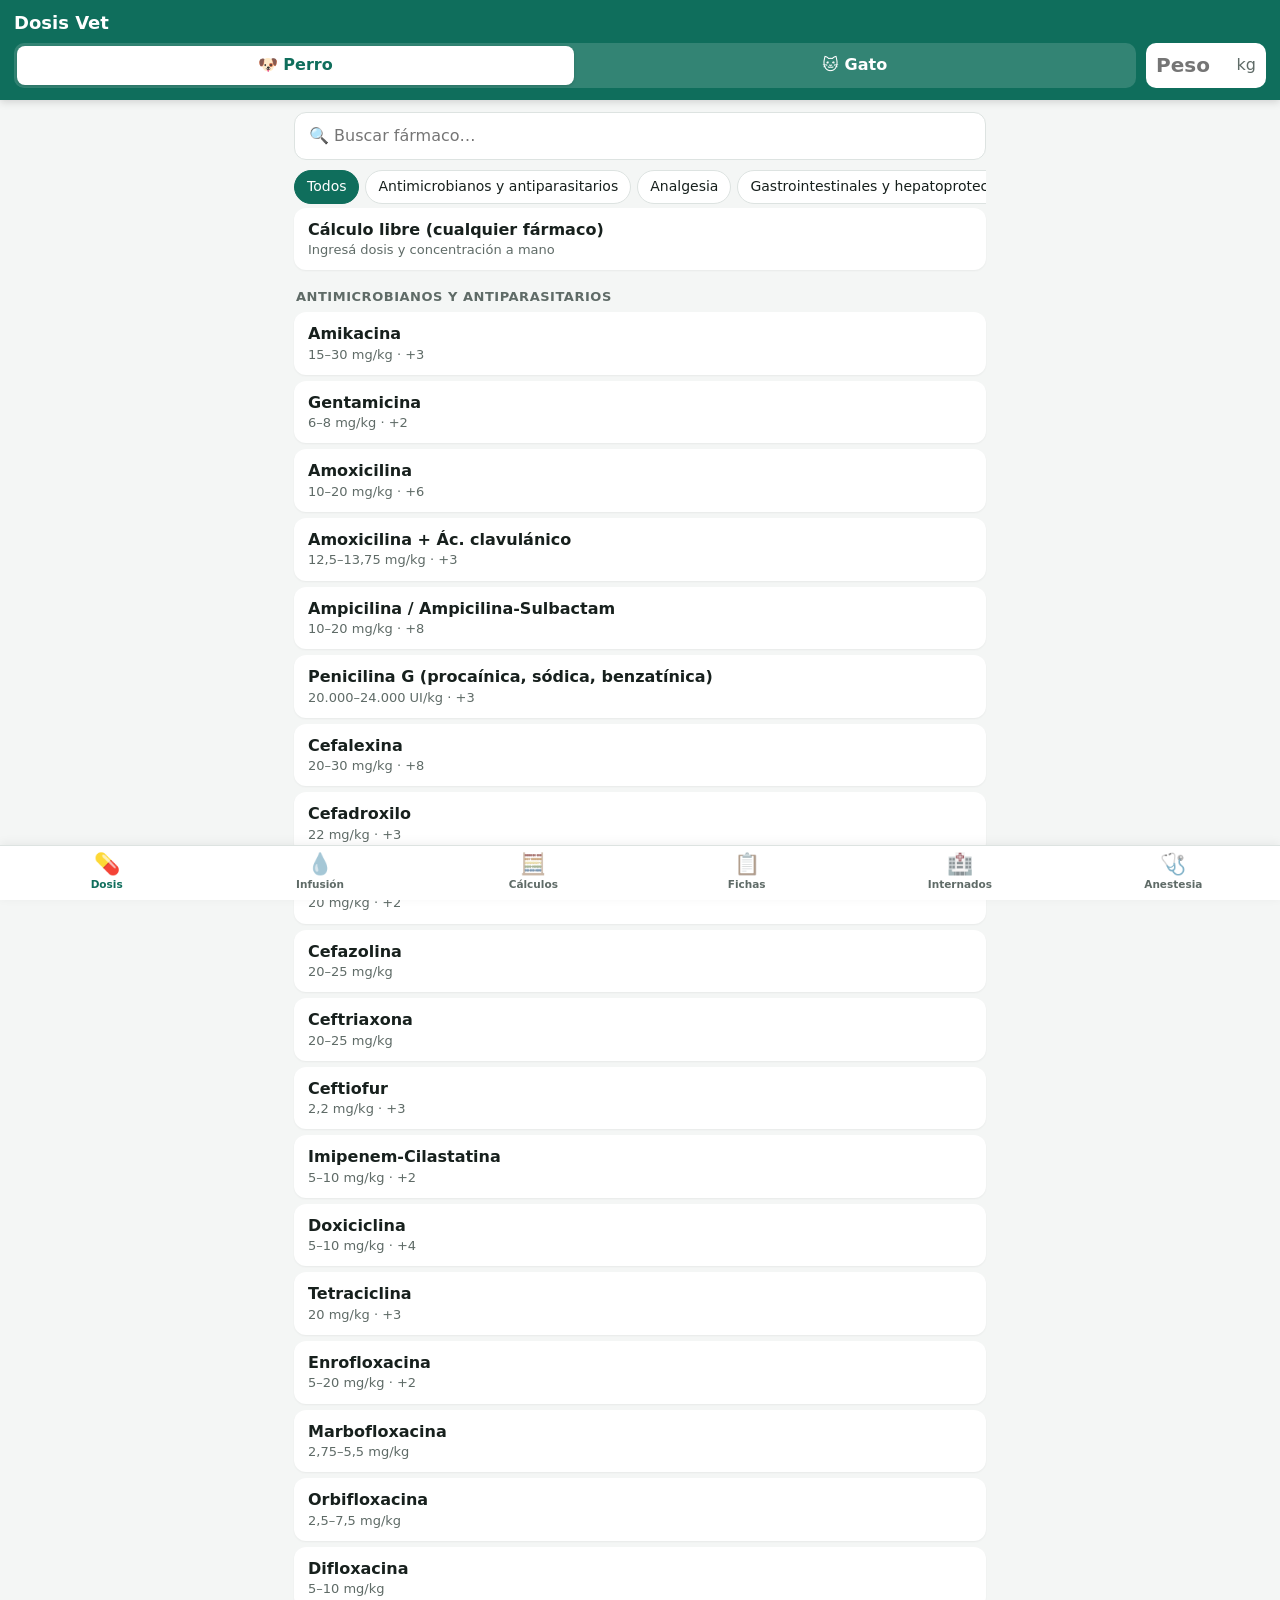
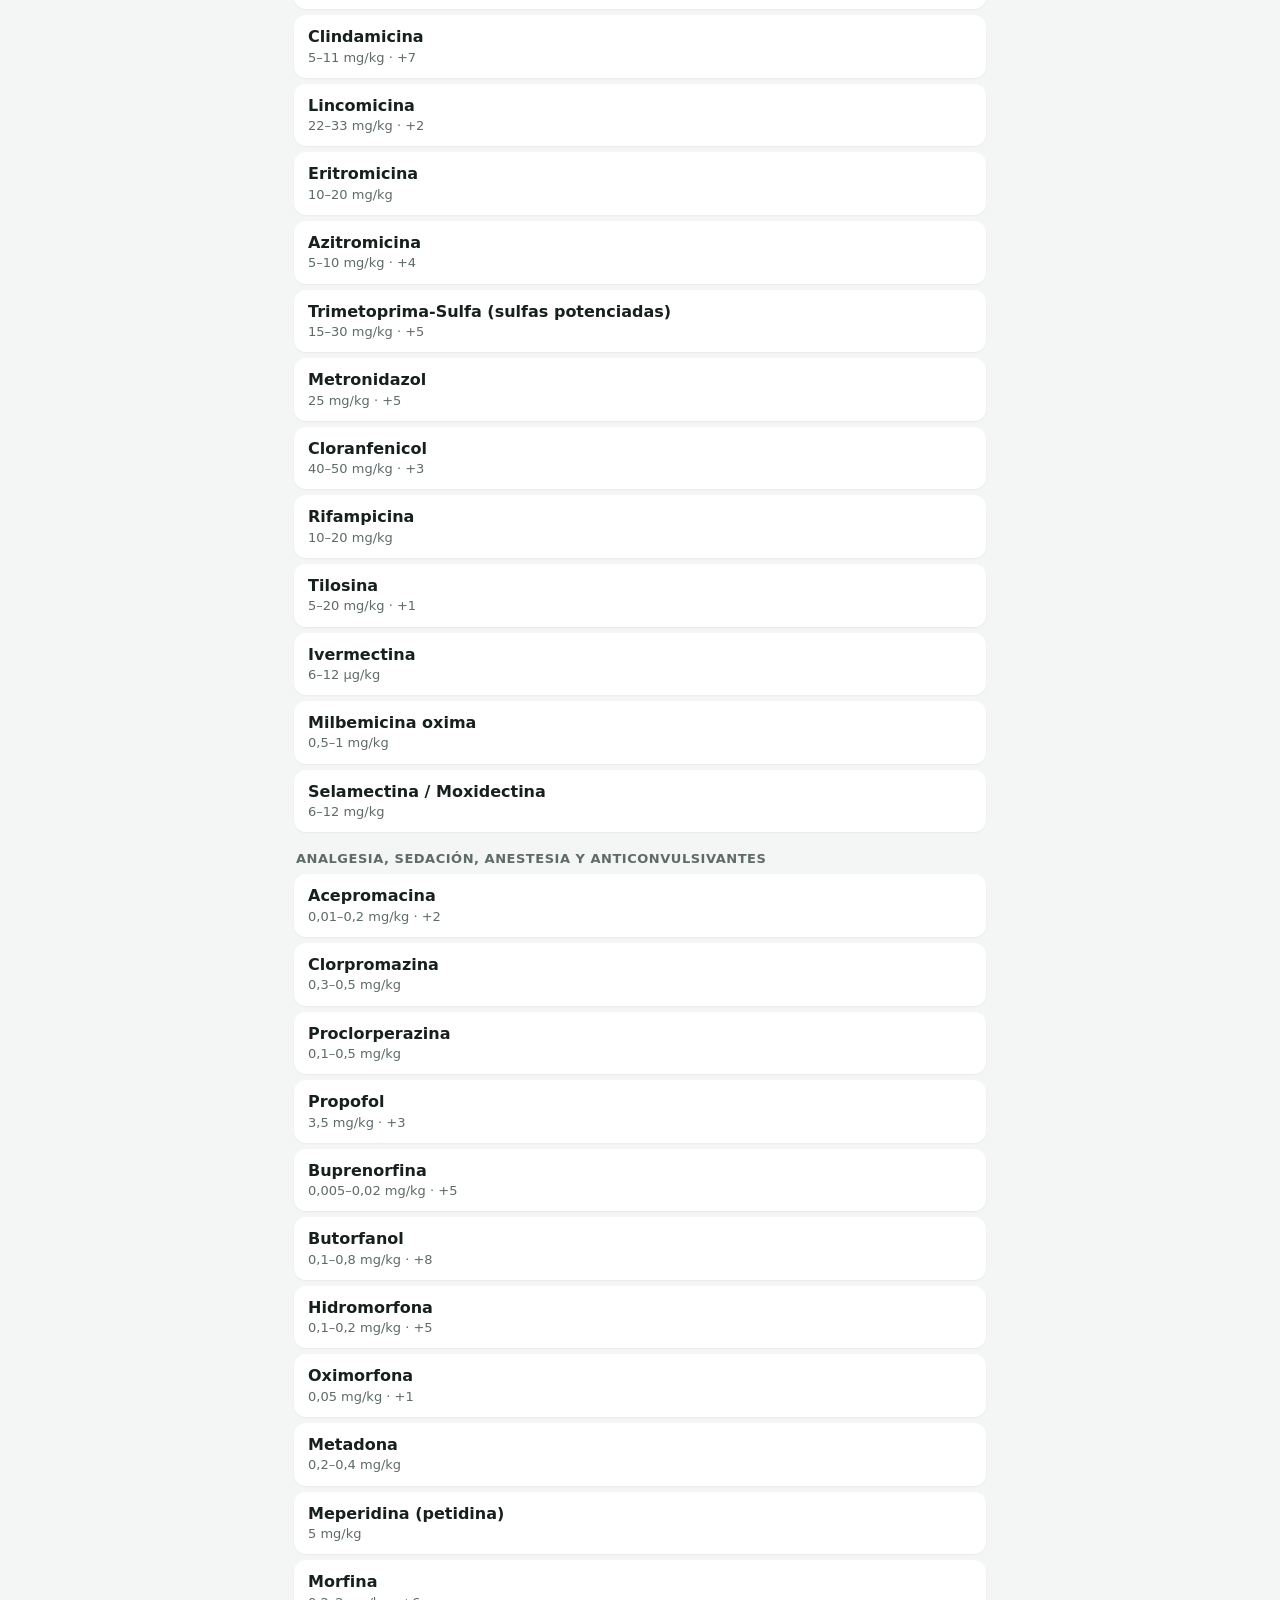
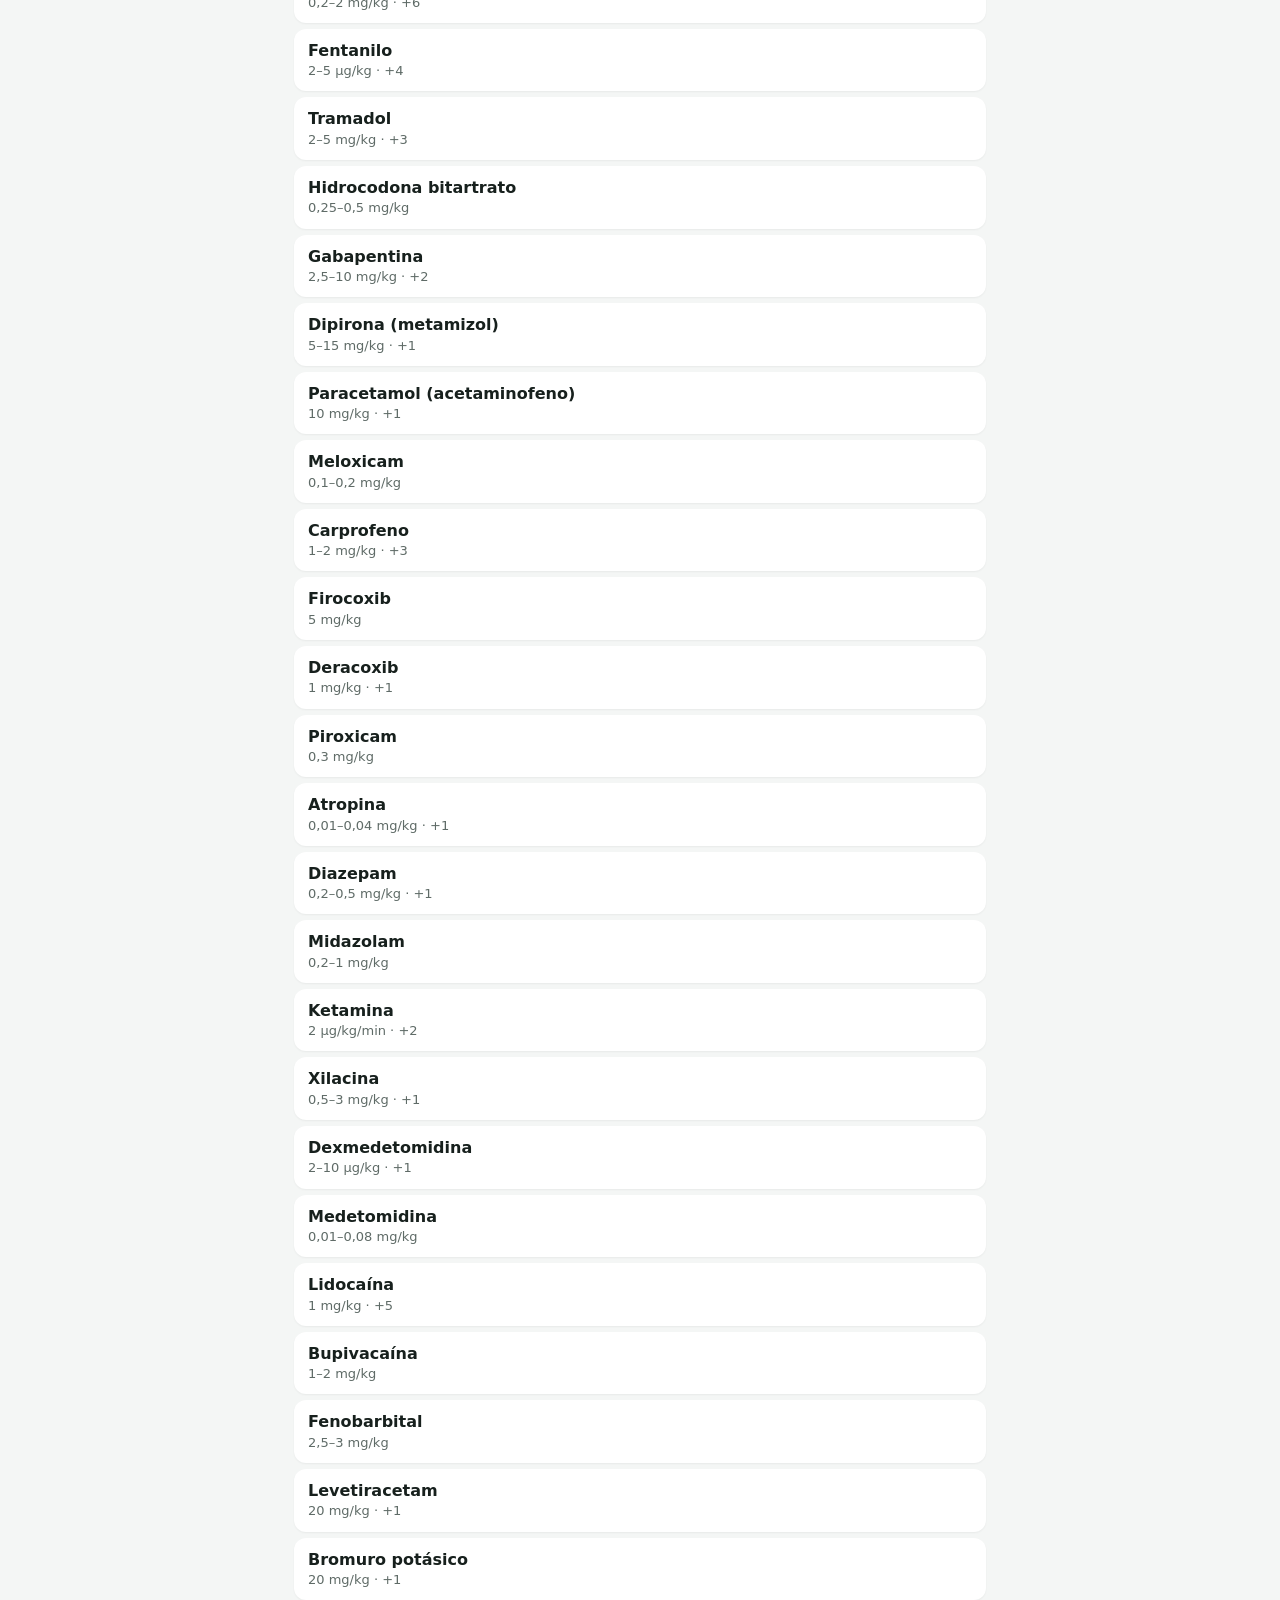
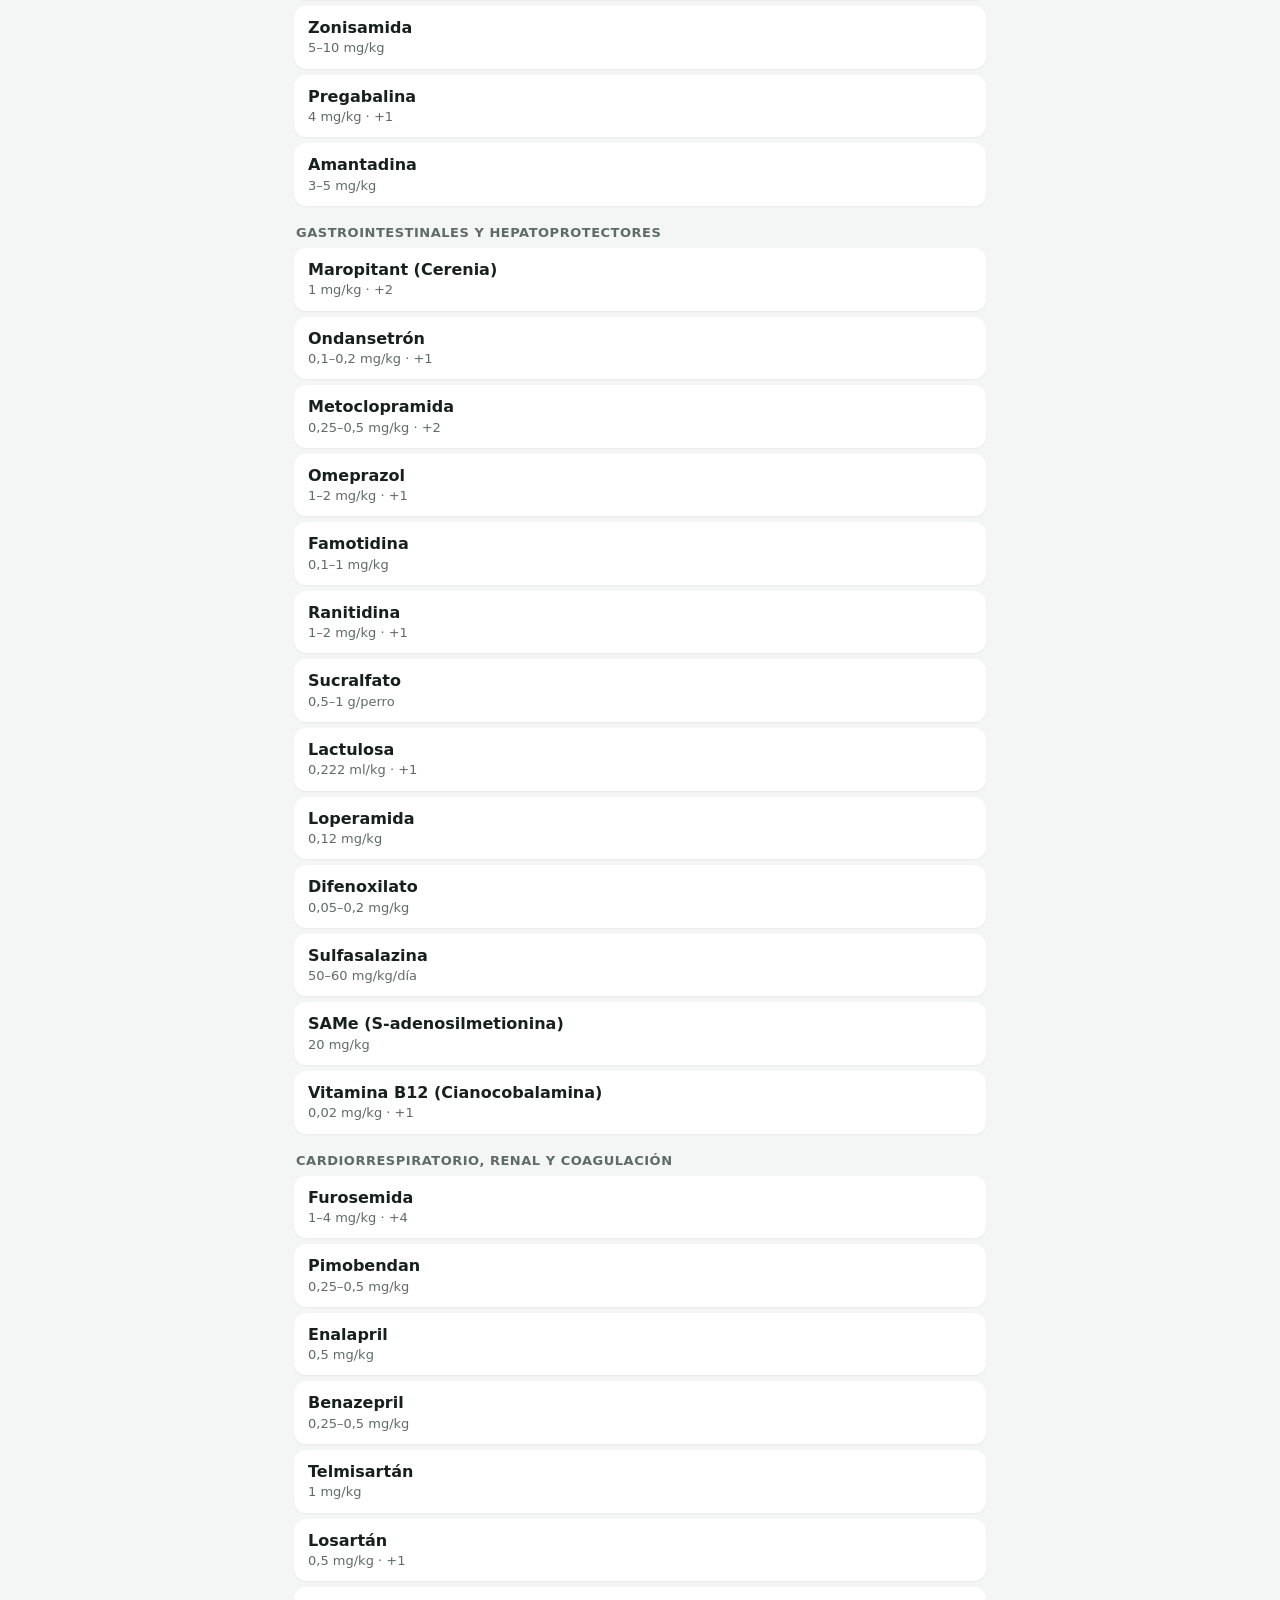
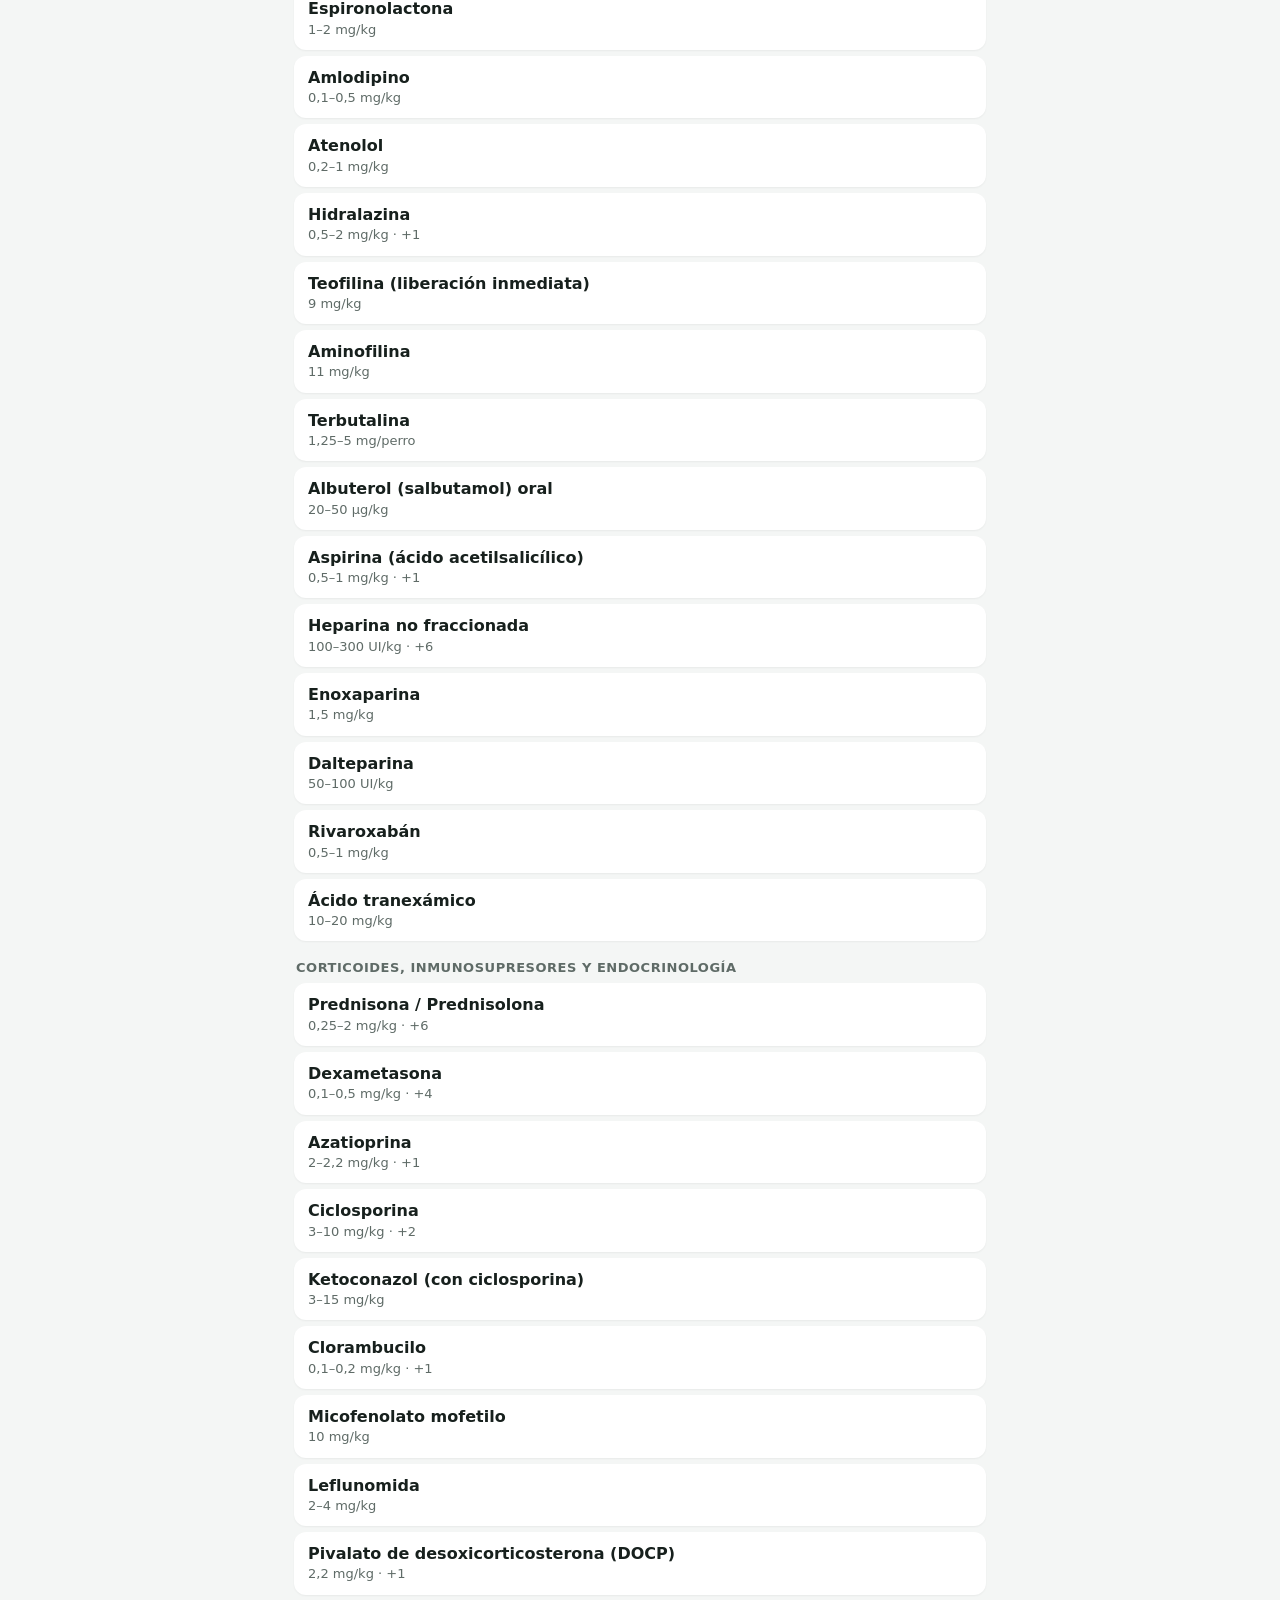
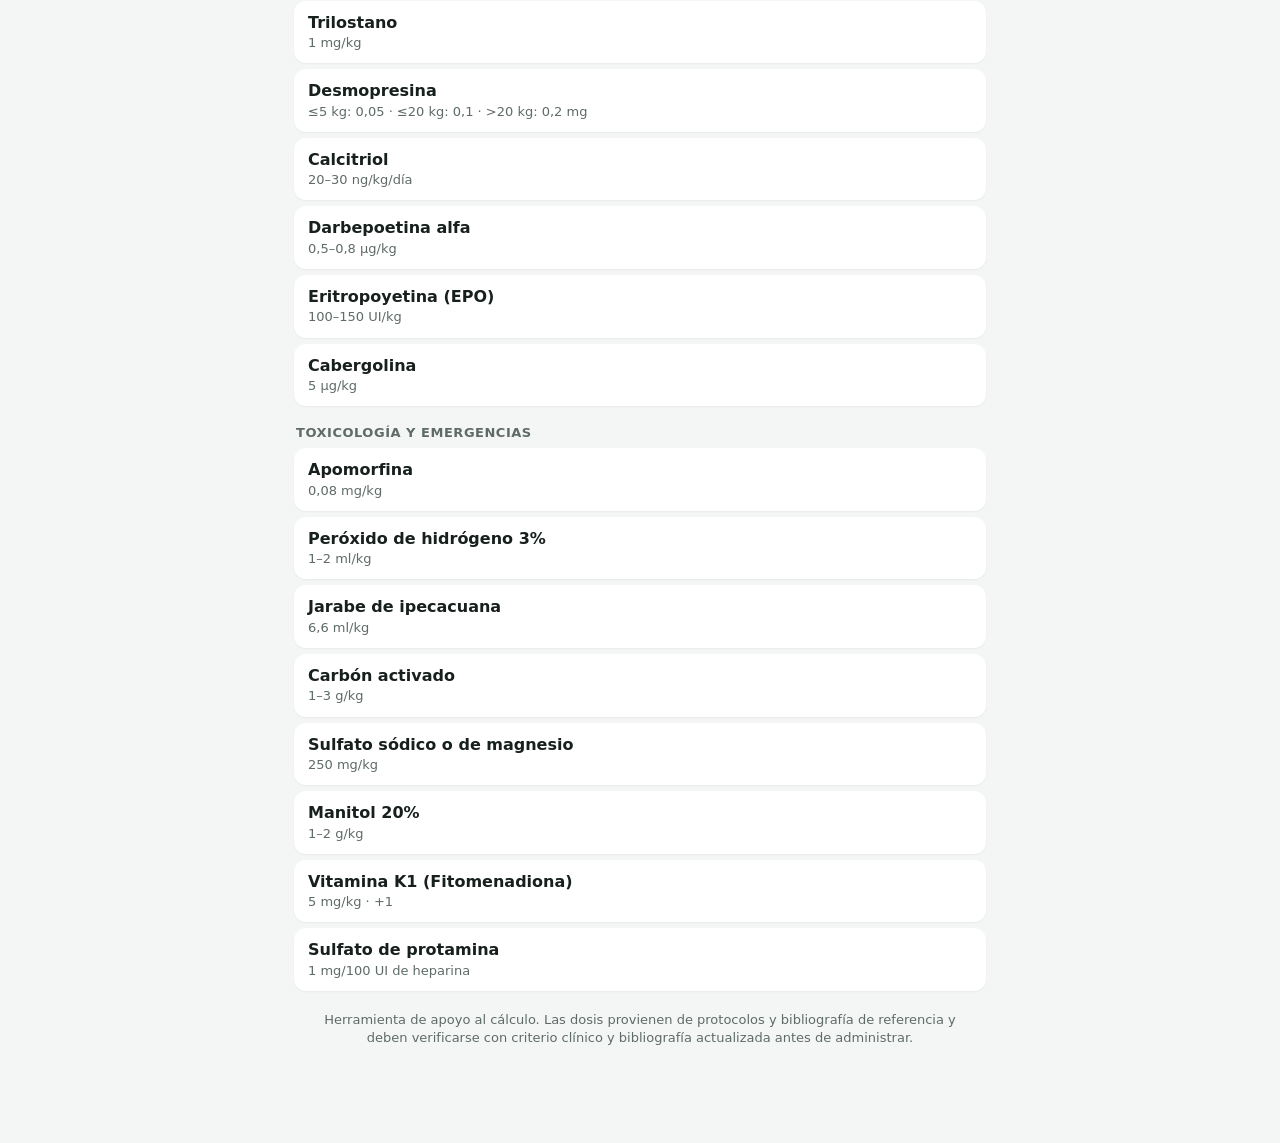
<file: app/src/main/assets/index.html>
<!doctype html>
<html lang="es">
<head>
<meta charset="utf-8">
<meta name="viewport" content="width=device-width, initial-scale=1, viewport-fit=cover">
<meta name="theme-color" content="#0f6e5c">
<title>Dosis Vet</title>
<link rel="stylesheet" href="styles.css">
</head>
<body>
<header class="top">
  <div class="brand">Dosis Vet</div>
  <div class="patient">
    <div class="seg" id="species">
      <button data-sp="p">🐶 Perro</button>
      <button data-sp="g">🐱 Gato</button>
    </div>
    <label class="weight"><input id="weight" inputmode="decimal" autocomplete="off" placeholder="Peso"><span>kg</span></label>
  </div>
</header>

<main>
  <section id="list-view">
    <input id="search" type="search" placeholder="🔍 Buscar fármaco…" autocomplete="off">
    <div id="chips" class="chips"></div>
    <div id="drug-list"></div>
    <p class="disclaimer">Herramienta de apoyo al cálculo. Las dosis provienen de protocolos y bibliografía de referencia y deben verificarse con criterio clínico y bibliografía actualizada antes de administrar.</p>
  </section>

  <section id="detail-view" hidden>
    <button id="back" class="back">‹ Volver</button>
    <h2 id="d-name"></h2>
    <div id="d-contra"></div>
    <div id="d-body">
      <div id="d-presets-wrap"><label class="lbl">Indicación</label><div id="d-presets"></div></div>
      <div id="d-info" class="card info"></div>
      <div id="d-dose" class="card"></div>
      <div class="card"><h4>Presentación del fármaco</h4><div id="d-pres"></div></div>
      <div id="d-result"></div>
      <div id="d-cri"></div>
    </div>
  </section>
</main>

<script src="fichas/js/utils.js"></script>
<script src="fichas/js/db.js"></script>
<script src="fichas/js/ficha-fcv.js"></script>
<script src="registro.js"></script>
<script src="drugs.js"></script>
<script src="app.js"></script>
<script src="nav.js" data-active="dosis"></script>
</body>
</html>
</file>
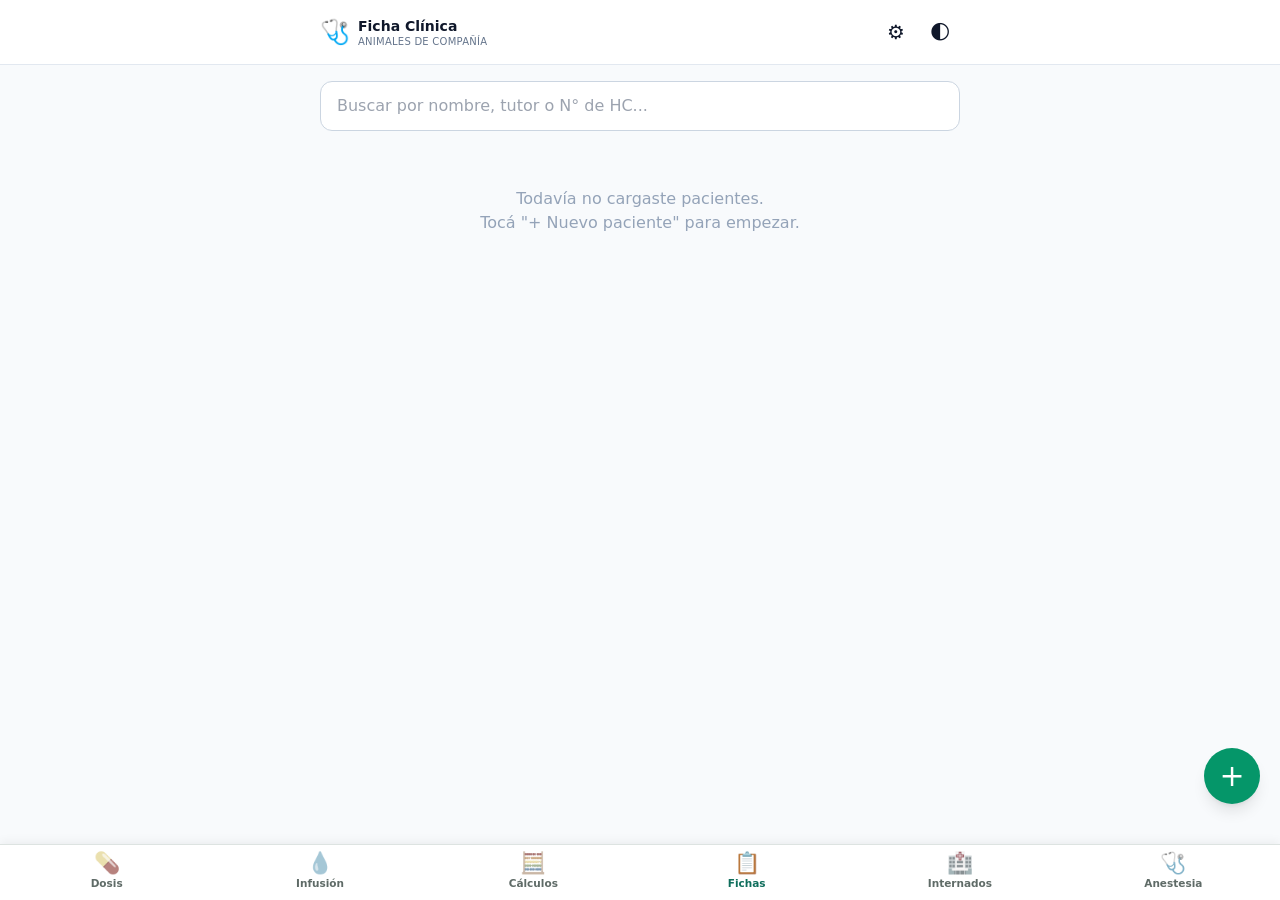
<file: app/src/main/assets/fichas/index.html>
<!DOCTYPE html>
<html lang="es">
<head>
<meta charset="UTF-8">
<meta name="viewport" content="width=device-width, initial-scale=1.0, viewport-fit=cover, maximum-scale=1.0">
<title>Ficha Clínica · Animales de Compañía</title>
<meta name="description" content="Historia clínica veterinaria digital, offline-first, para animales de compañía.">
<meta name="theme-color" content="#068136">
<meta name="apple-mobile-web-app-capable" content="yes">
<meta name="apple-mobile-web-app-status-bar-style" content="black-translucent">
<meta name="apple-mobile-web-app-title" content="Ficha Clínica">

<!-- Tailwind precompilado (css/tailwind.css): la app funciona sin internet -->
<link rel="stylesheet" href="./css/tailwind.css">
<link rel="stylesheet" href="./css/styles.css">

<script src="../jspdf.umd.min.js"></script>
<script src="../jspdf.plugin.autotable.min.js"></script>
</head>
<body class="bg-slate-50 dark:bg-slate-900 text-slate-900 dark:text-slate-100 min-h-screen">

  <header class="sticky top-0 z-40 bg-white/90 dark:bg-slate-900/90 backdrop-blur border-b border-slate-200 dark:border-slate-700">
    <div class="flex items-center justify-between px-4 py-3 max-w-2xl mx-auto">
      <a href="#/pacientes" class="flex items-center gap-2">
        <span class="text-2xl">🩺</span>
        <div class="leading-tight">
          <div class="font-bold text-sm">Ficha Clínica</div>
          <div class="text-[10px] text-slate-500 dark:text-slate-400 uppercase tracking-wide">Animales de Compañía</div>
        </div>
      </a>
      <div class="flex items-center gap-1">
        <a href="#/config" aria-label="Ajustes" class="w-10 h-10 flex items-center justify-center rounded-full active:bg-slate-100 dark:active:bg-slate-700 text-xl">⚙️</a>
        <button id="btn-dark-toggle" aria-label="Cambiar tema" class="w-10 h-10 flex items-center justify-center rounded-full active:bg-slate-100 dark:active:bg-slate-700 text-xl">🌓</button>
      </div>
    </div>
  </header>

  <main id="app" class="max-w-2xl mx-auto"></main>

  <script src="../apk.js"></script>
  <script src="./js/utils.js"></script>
  <script src="./js/db.js"></script>
  <script src="./js/ficha-fcv.js"></script>
  <script src="./js/render.js"></script>
  <script src="./js/whatsapp.js"></script>
  <script src="./js/pdf-export.js"></script>
  <script src="./js/cloud-sync.js"></script>
  <script src="./js/calendar-sync.js"></script>
  <script src="../drugs.js"></script>
  <script src="./js/internacion.js"></script>
  <script src="./js/alta.js"></script>
  <script src="./js/app.js"></script>
  <script src="../nav.js" data-active="fichas" data-base="../"></script>
</body>
</html>
</file>
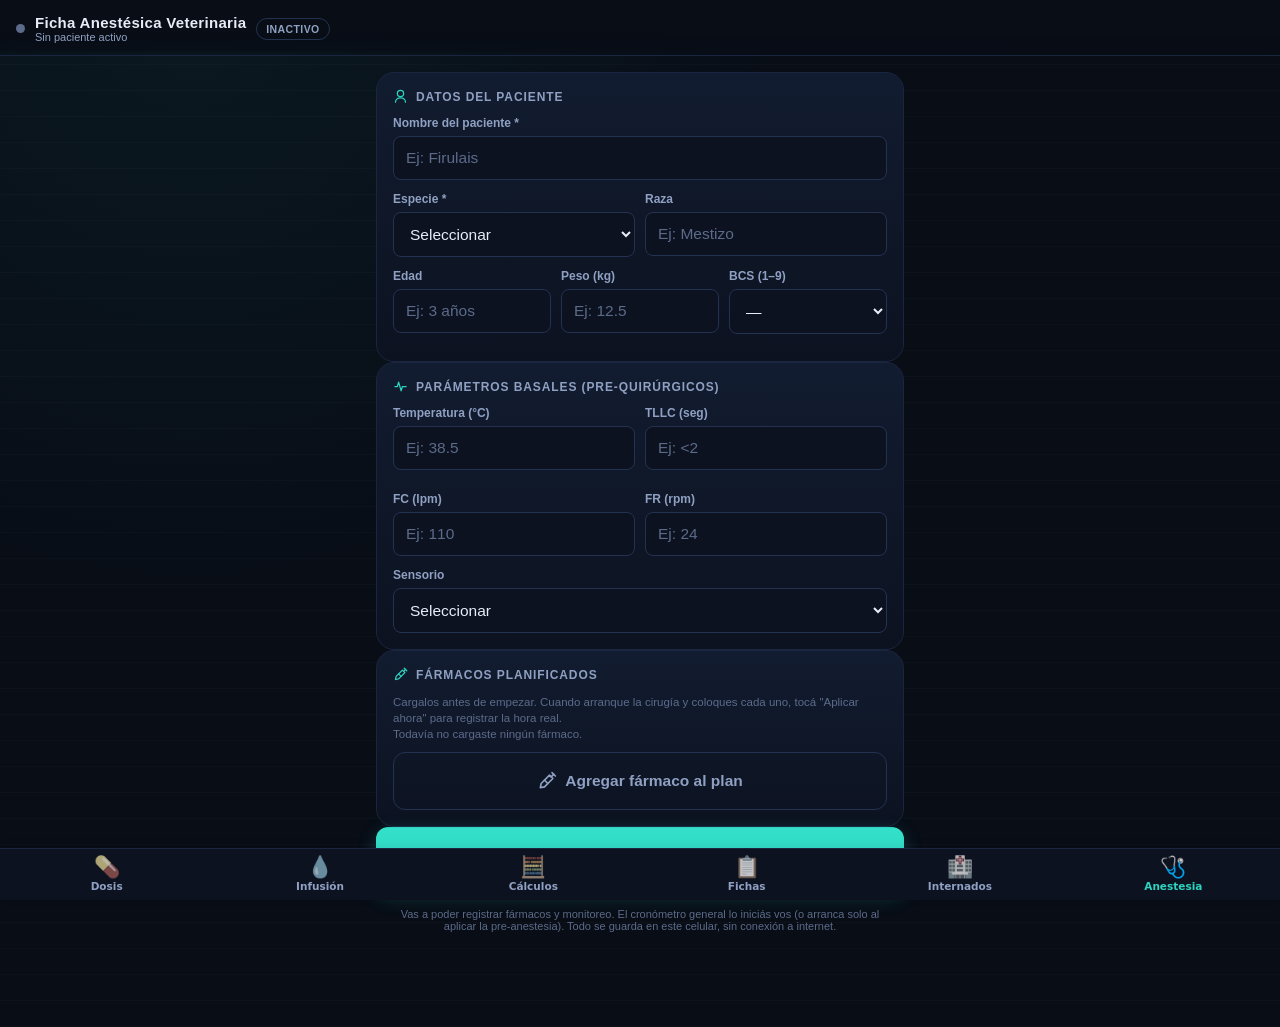
<file: app/src/main/assets/anestesia.html>
<!DOCTYPE html>
<html lang="es" class="appnav-dark">
<head>
<meta charset="UTF-8">
<meta name="viewport" content="width=device-width, initial-scale=1, maximum-scale=1, user-scalable=no, viewport-fit=cover">
<meta name="theme-color" content="#080d16">
<meta name="mobile-web-app-capable" content="yes">
<meta name="apple-mobile-web-app-capable" content="yes">
<meta name="apple-mobile-web-app-status-bar-style" content="black-translucent">
<title>Ficha Anestésica Veterinaria</title>
<link rel="icon" href="data:image/svg+xml,%3Csvg xmlns='http://www.w3.org/2000/svg' viewBox='0 0 100 100'%3E%3Crect width='100' height='100' rx='20' fill='%230f1726'/%3E%3Cpath d='M20 55 L35 55 L42 35 L52 75 L60 45 L67 55 L80 55' stroke='%232dd4bf' stroke-width='6' fill='none' stroke-linecap='round' stroke-linejoin='round'/%3E%3C/svg%3E">
<style>
  :root{
    --bg:#080d16;
    --bg-elev:#0c1220;
    --panel:#121c30;
    --panel-2:#182238;
    --border:#243252;
    --border-soft:#1a2540;
    --text:#e7edf7;
    --text-dim:#8fa0c2;
    --text-faint:#5c6b8a;
    --teal:#2dd4bf;
    --teal-soft:rgba(45,212,191,.14);
    --amber:#fbbf24;
    --amber-soft:rgba(251,191,36,.14);
    --coral:#f87171;
    --coral-soft:rgba(248,113,113,.14);
    --blue:#60a5fa;
    --blue-soft:rgba(96,165,250,.14);
    --pink:#f472b6;
    --pink-soft:rgba(244,114,182,.14);
    --radius-lg:18px;
    --radius:12px;
    --radius-sm:8px;
    --safe-b: env(safe-area-inset-bottom, 0px);
    --safe-t: env(safe-area-inset-top, 0px);
  }
  *{box-sizing:border-box; -webkit-tap-highlight-color:transparent;}
  html,body{margin:0;padding:0;}
  body{
    background:
      radial-gradient(circle at 15% 0%, rgba(45,212,191,.06), transparent 40%),
      repeating-linear-gradient(0deg, rgba(255,255,255,.018) 0px, rgba(255,255,255,.018) 1px, transparent 1px, transparent 26px),
      var(--bg);
    color:var(--text);
    font-family:-apple-system,BlinkMacSystemFont,"Segoe UI",Roboto,"Helvetica Neue",Arial,sans-serif;
    min-height:100vh;
    padding-bottom: calc(24px + var(--safe-b));
    -webkit-font-smoothing:antialiased;
  }
  .mono{font-family:"Roboto Mono","SFMono-Regular",Consolas,"Liberation Mono",Menlo,monospace; font-variant-numeric:tabular-nums;}
  button{font-family:inherit; -webkit-appearance:none; appearance:none;}
  input,select,textarea{font-family:inherit;}
  :focus-visible{outline:2px solid var(--teal); outline-offset:2px;}

  /* ---------- top bar ---------- */
  .topbar{
    position:sticky; top:0; z-index:30;
    padding: calc(14px + var(--safe-t)) 16px 12px;
    background:linear-gradient(180deg, var(--bg) 60%, rgba(8,13,22,.85) 90%, transparent);
    backdrop-filter:blur(6px);
    display:flex; align-items:center; gap:10px;
    border-bottom:1px solid var(--border-soft);
  }
  #toast{bottom:calc(80px + var(--safe-b)) !important;}
  .topbar .dot{width:9px;height:9px;border-radius:50%;background:var(--teal); box-shadow:0 0 8px var(--teal);}
  .topbar .dot.off{background:var(--text-faint); box-shadow:none;}
  .topbar h1{font-size:15px; font-weight:700; letter-spacing:.3px; margin:0; flex:1;}
  .topbar .sub{font-size:11px; color:var(--text-dim);}
  .pill{
    font-size:10.5px; font-weight:700; letter-spacing:.4px; text-transform:uppercase;
    padding:4px 9px; border-radius:99px; border:1px solid var(--border);
    color:var(--text-dim); white-space:nowrap;
  }
  .pill.live{color:var(--teal); border-color:rgba(45,212,191,.35); background:var(--teal-soft);}
  .pill.done{color:var(--amber); border-color:rgba(251,191,36,.35); background:var(--amber-soft);}
  .pill.prep{color:var(--blue); border-color:rgba(96,165,250,.35); background:var(--blue-soft);}

  main{max-width:560px; margin:0 auto; padding:16px; display:flex; flex-direction:column; gap:16px;}

  /* ---------- cards / sections ---------- */
  .card{
    background:linear-gradient(180deg, var(--panel), var(--bg-elev));
    border:1px solid var(--border-soft);
    border-radius:var(--radius-lg);
    padding:16px;
  }
  .card h2{
    font-size:12px; text-transform:uppercase; letter-spacing:.9px; font-weight:800;
    color:var(--text-dim); margin:0 0 12px; display:flex; align-items:center; gap:8px;
  }
  .card h2 svg{width:15px;height:15px; color:var(--teal);}

  .grid2{display:grid; grid-template-columns:1fr 1fr; gap:10px;}
  .grid3{display:grid; grid-template-columns:repeat(3,1fr); gap:10px;}

  .field{display:flex; flex-direction:column; gap:6px; margin-bottom:12px;}
  .field:last-child{margin-bottom:0;}
  .field label{font-size:12px; color:var(--text-dim); font-weight:600;}
  .hint{font-size:11.5px; color:var(--text-faint); margin:2px 0 0; line-height:1.4;}
  .planned-item{
    display:flex; gap:10px; align-items:center; padding:11px 12px; border:1px solid var(--border-soft);
    border-radius:var(--radius); background:var(--bg-elev); margin-bottom:8px;
  }
  .planned-item:last-child{margin-bottom:0;}
  .planned-item .bar{width:4px; align-self:stretch; border-radius:4px; flex-shrink:0;}
  .planned-item .body{flex:1; min-width:0;}
  .planned-item .tag{font-size:9.5px; font-weight:800; text-transform:uppercase; letter-spacing:.4px; padding:2px 8px; border-radius:99px;}
  .planned-item .title{font-size:14.5px; font-weight:700; margin-top:4px;}
  .planned-item .desc{font-size:12.5px; color:var(--text-dim); margin-top:2px;}
  .planned-item .actions{display:flex; flex-direction:column; gap:6px; align-items:stretch;}
  .apply-btn{
    min-height:36px; padding:0 12px; border-radius:99px; border:none; background:var(--teal); color:#04231e;
    font-weight:800; font-size:12px; cursor:pointer; white-space:nowrap; display:flex; align-items:center; gap:5px;
  }
  .apply-btn:active{transform:scale(.96);}
  .apply-btn svg{width:13px;height:13px;}
  .toggle-flag{
    display:flex; align-items:center; gap:10px; min-height:54px; padding:0 14px;
    border-radius:var(--radius); border:1.5px solid var(--border); background:var(--bg-elev);
    color:var(--text-dim); font-weight:700; font-size:15px; cursor:pointer; user-select:none;
    transition:background .12s ease, border-color .12s ease, color .12s ease;
  }
  .toggle-flag svg{width:20px;height:20px; flex-shrink:0;}
  .toggle-flag.active{
    background:var(--coral-soft); border-color:var(--coral); color:var(--coral);
  }
  .toggle-flag:active{transform:scale(.99);}
  textarea{resize:vertical; min-height:70px; line-height:1.4;}
  .event .comment{
    font-size:12.5px; color:var(--text-dim); margin-top:6px; padding-top:6px;
    border-top:1px dashed var(--border); font-style:italic; white-space:pre-wrap; word-break:break-word;
  }
  .apnea-badge{
    display:inline-flex; align-items:center; gap:4px; font-size:9.5px; font-weight:800; text-transform:uppercase;
    letter-spacing:.4px; padding:2px 8px; border-radius:99px; background:var(--coral-soft); color:var(--coral);
  }
  .apnea-badge svg{width:11px;height:11px;}
  .field input, .field select, .field textarea{
    background:var(--bg-elev); border:1px solid var(--border); color:var(--text);
    border-radius:var(--radius-sm); padding:12px 12px; font-size:15.5px; width:100%;
  }
  .field input::placeholder{color:var(--text-faint);}
  .field input:focus, .field select:focus, .field textarea:focus{border-color:var(--teal);}

  /* ---------- buttons ---------- */
  .btn{
    display:flex; align-items:center; justify-content:center; gap:8px;
    min-height:58px; border-radius:var(--radius); border:1px solid var(--border);
    background:var(--panel-2); color:var(--text); font-weight:700; font-size:15.5px;
    cursor:pointer; transition:transform .08s ease, opacity .15s ease; width:100%;
  }
  .btn svg{width:20px;height:20px; flex-shrink:0;}
  .btn:active{transform:scale(.97);}
  .btn:disabled{opacity:.4; pointer-events:none;}
  .btn-primary{background:linear-gradient(180deg, #34e0c9, var(--teal)); color:#04231e; border-color:transparent; box-shadow:0 6px 18px rgba(45,212,191,.25);}
  .btn-amber{background:linear-gradient(180deg, #ffd166, var(--amber)); color:#3a2900; border-color:transparent; box-shadow:0 6px 18px rgba(251,191,36,.2);}
  .btn-coral{background:transparent; color:var(--coral); border-color:rgba(248,113,113,.4);}
  .btn-ghost{background:transparent; color:var(--text-dim); border-color:var(--border);}
  .btn-sm{min-height:40px; font-size:13px; padding:0 12px; width:auto;}

  .action-row{display:grid; grid-template-columns:1fr 1fr; gap:10px;}

  /* ---------- timer hero ---------- */
  .timer-card{
    text-align:center; padding:22px 16px 18px;
    background:radial-gradient(circle at 50% 0%, rgba(45,212,191,.10), transparent 65%), linear-gradient(180deg, var(--panel), var(--bg-elev));
    border:1px solid var(--border-soft); border-radius:var(--radius-lg); position:relative; overflow:hidden;
  }
  .timer-card .label{font-size:11px; letter-spacing:1.6px; text-transform:uppercase; color:var(--text-dim); font-weight:700;}
  .timer-card .clock{
    font-size:52px; font-weight:700; letter-spacing:1px; color:var(--teal); margin:6px 0 2px;
    text-shadow:0 0 22px rgba(45,212,191,.45);
  }
  .timer-card .clock.stopped{color:var(--amber); text-shadow:0 0 22px rgba(251,191,36,.4);}
  .timer-card .since{font-size:12px; color:var(--text-faint);}
  .phase-strip{display:flex; justify-content:center; gap:6px; margin-top:14px; flex-wrap:wrap;}
  .phase-chip{font-size:10.5px; font-weight:700; padding:5px 10px; border-radius:99px; border:1px solid var(--border); color:var(--text-faint);}

  /* ---------- timestamps summary ---------- */
  .ts-grid{display:grid; grid-template-columns:repeat(4,1fr); gap:8px;}
  .ts-item{background:var(--bg-elev); border:1px solid var(--border-soft); border-radius:var(--radius-sm); padding:10px 6px; text-align:center;}
  .ts-item .k{font-size:9.5px; text-transform:uppercase; letter-spacing:.5px; color:var(--text-faint); font-weight:700;}
  .ts-item .v{font-size:14px; font-weight:700; margin-top:4px; color:var(--text);}
  .ts-item .v.empty{color:var(--text-faint); font-weight:500;}

  /* ---------- event list ---------- */
  .event{
    display:flex; gap:10px; padding:12px; border:1px solid var(--border-soft); border-radius:var(--radius);
    background:var(--bg-elev); margin-bottom:8px; align-items:flex-start;
  }
  .event:last-child{margin-bottom:0;}
  .event .bar{width:4px; align-self:stretch; border-radius:4px; flex-shrink:0;}
  .event .body{flex:1; min-width:0;}
  .event .row1{display:flex; justify-content:space-between; align-items:center; gap:8px;}
  .event .time{font-size:13px; font-weight:700; color:var(--text); }
  .event .tag{font-size:9.5px; font-weight:800; text-transform:uppercase; letter-spacing:.4px; padding:2px 8px; border-radius:99px;}
  .event .title{font-size:14.5px; font-weight:700; margin-top:4px;}
  .event .desc{font-size:12.5px; color:var(--text-dim); margin-top:2px;}
  .event .vitals{display:flex; flex-wrap:wrap; gap:6px; margin-top:6px;}
  .event .vitals span{font-size:11.5px; background:var(--panel-2); border:1px solid var(--border); border-radius:6px; padding:3px 7px; color:var(--text-dim);}
  .event .vitals b{color:var(--text); font-weight:700;}
  .del-btn{
    background:none; border:none; color:var(--text-faint); padding:4px; border-radius:6px; cursor:pointer; flex-shrink:0;
  }
  .del-btn:active{color:var(--coral);}
  .del-btn svg{width:16px;height:16px;}
  .empty-state{text-align:center; padding:26px 10px; color:var(--text-faint); font-size:13px;}
  .empty-state svg{width:30px;height:30px; margin-bottom:8px; opacity:.5;}

  /* ---------- modal ---------- */
  .overlay{
    position:fixed; inset:0; background:rgba(3,6,12,.72); backdrop-filter:blur(2px);
    display:flex; align-items:flex-end; justify-content:center; z-index:100;
    opacity:0; pointer-events:none; transition:opacity .18s ease;
  }
  .overlay.open{opacity:1; pointer-events:auto;}
  .modal{
    width:100%; max-width:560px; background:var(--panel); border:1px solid var(--border);
    border-bottom:none; border-radius:22px 22px 0 0; padding:18px 18px calc(18px + var(--safe-b));
    max-height:88vh; overflow-y:auto;
    transform:translateY(24px); transition:transform .2s ease;
  }
  .overlay.open .modal{transform:translateY(0);}
  .modal-handle{width:38px;height:4px;border-radius:4px;background:var(--border);margin:0 auto 14px;}
  .modal h3{margin:0 0 14px; font-size:16px; font-weight:800; display:flex; align-items:center; gap:8px;}
  .modal h3 svg{width:18px;height:18px; color:var(--teal);}
  .chip-select{display:flex; gap:8px; flex-wrap:wrap; margin-bottom:14px;}
  .chip-opt{
    padding:9px 13px; border-radius:99px; border:1px solid var(--border); font-size:13px; font-weight:700;
    color:var(--text-dim); background:var(--bg-elev); cursor:pointer;
  }
  .chip-opt.active{color:#04231e; border-color:transparent;}
  .modal-actions{display:flex; gap:10px; margin-top:16px;}
  .modal-actions .btn{min-height:52px;}

  /* ---------- toast ---------- */
  #toast{
    position:fixed; left:50%; bottom:calc(22px + var(--safe-b)); transform:translate(-50%,12px);
    background:var(--panel-2); border:1px solid var(--border); color:var(--text); font-size:13.5px; font-weight:600;
    padding:10px 16px; border-radius:99px; z-index:200; opacity:0; pointer-events:none; transition:all .2s ease;
    display:flex; align-items:center; gap:8px; box-shadow:0 8px 24px rgba(0,0,0,.4);
  }
  #toast.show{opacity:1; transform:translate(-50%,0);}
  #toast svg{width:15px;height:15px; color:var(--teal);}

  .hidden{display:none !important;}
  .foot-note{text-align:center; font-size:11px; color:var(--text-faint); padding:6px 20px 4px;}
  ::-webkit-scrollbar{width:0;height:0;}
</style>
</head>
<body>

<div class="topbar">
  <span class="dot off" id="statusDot"></span>
  <div>
    <h1>Ficha Anestésica Veterinaria</h1>
    <div class="sub" id="topbarSub">Sin paciente activo</div>
  </div>
  <span class="pill" id="statusPill">Inactivo</span>
</div>

<main>

  <!-- ================= VISTA 1: INGRESO / BASALES ================= -->
  <section id="view-setup">
    <div class="card">
      <h2><i class="ic" data-icon="patient"></i> Datos del paciente</h2>
      <div class="field"><label>Nombre del paciente *</label><input id="p-name" type="text" placeholder="Ej: Firulais"></div>
      <div class="grid2">
        <div class="field"><label>Especie *</label>
          <select id="p-species">
            <option value="">Seleccionar</option>
            <option>Canino</option><option>Felino</option><option>Equino</option>
            <option>Bovino</option><option>Exótico</option><option>Otra</option>
          </select>
        </div>
        <div class="field"><label>Raza</label><input id="p-breed" type="text" placeholder="Ej: Mestizo"></div>
      </div>
      <div class="grid3">
        <div class="field"><label>Edad</label><input id="p-age" type="text" placeholder="Ej: 3 años"></div>
        <div class="field"><label>Peso (kg)</label><input id="p-weight" type="number" step="0.1" min="0" placeholder="Ej: 12.5"></div>
        <div class="field"><label>BCS (1–9)</label>
          <select id="p-bcs">
            <option value="">—</option>
            <option value="1">1 – Caquéctico</option><option value="2">2</option><option value="3">3 – Bajo peso</option>
            <option value="4">4</option><option value="5">5 – Ideal</option><option value="6">6</option>
            <option value="7">7 – Sobrepeso</option><option value="8">8</option><option value="9">9 – Obeso</option>
          </select>
        </div>
      </div>
    </div>

    <div class="card">
      <h2><i class="ic" data-icon="pulse"></i> Parámetros basales (pre-quirúrgicos)</h2>
      <div class="grid2">
        <div class="field"><label>Temperatura (°C)</label><input id="b-temp" type="number" step="0.1" placeholder="Ej: 38.5"></div>
        <div class="field"><label>TLLC (seg)</label><input id="b-tllc" type="text" placeholder="Ej: <2"></div>
        <div class="field"><label>FC (lpm)</label><input id="b-fc" type="number" placeholder="Ej: 110"></div>
        <div class="field"><label>FR (rpm)</label><input id="b-fr" type="number" placeholder="Ej: 24"></div>
      </div>
      <div class="field">
        <label>Sensorio</label>
        <select id="b-sensorio">
          <option value="">Seleccionar</option>
          <option>Alerta</option><option>Deprimido</option><option>Estuporoso</option><option>Comatoso</option>
        </select>
      </div>
    </div>

    <div class="card">
      <h2><i class="ic" data-icon="syringe"></i> Fármacos planificados <span style="margin-left:auto;font-weight:600;color:var(--text-faint);text-transform:none;letter-spacing:0;" id="setupPlannedCount"></span></h2>
      <p class="hint">Cargalos antes de empezar. Cuando arranque la cirugía y coloques cada uno, tocá "Aplicar ahora" para registrar la hora real.</p>
      <div id="plannedListSetup"></div>
      <button class="btn btn-ghost" id="btnAddDrugSetup" style="margin-top:10px;"><i class="ic" data-icon="syringe"></i> Agregar fármaco al plan</button>
    </div>

    <button class="btn btn-primary" id="btnStart" style="min-height:64px;font-size:17px;">
      <i class="ic" data-icon="play"></i> Ingresar a quirófano
    </button>
    <p class="foot-note">Vas a poder registrar fármacos y monitoreo. El cronómetro general lo iniciás vos (o arranca solo al aplicar la pre-anestesia). Todo se guarda en este celular, sin conexión a internet.</p>
  </section>

  <!-- ================= VISTA 2: INTRAOPERATORIO ================= -->
  <section id="view-intraop" class="hidden">

    <div class="timer-card">
      <div class="label">Tiempo anestésico</div>

      <div id="mainClockNotStarted">
        <div class="clock mono" style="color:var(--text-faint); text-shadow:none;">00:00:00</div>
        <p class="hint" style="margin:6px 0 14px;">Se inicia solo al aplicar la pre-anestesia, o lo arrancás vos cuando quieras.</p>
        <button class="btn btn-primary" id="btnStartClock" style="max-width:300px;margin:0 auto;">
          <i class="ic" data-icon="play"></i> Iniciar cronómetro general
        </button>
      </div>

      <div id="mainClockRunning" class="hidden">
        <div class="clock mono" id="clockDisplay">00:00:00</div>
        <div class="since" id="clockSince">—</div>
      </div>

      <div class="phase-strip" id="patientStrip"></div>
    </div>

    <div class="card" id="surgicalCard">
      <h2><i class="ic" data-icon="scalpel"></i> Tiempo quirúrgico</h2>
      <div id="surgicalStartWrap">
        <p class="hint" style="margin:0 0 10px;">Todavía no se registró el inicio. Tocá el botón en el momento exacto en que el cirujano apoya el bisturí en la piel.</p>
        <button class="btn btn-amber" id="btnStartSurgicalTime"><i class="ic" data-icon="scalpel"></i> Registrar inicio quirúrgico</button>
      </div>
      <div id="surgicalRunningWrap" class="hidden">
        <div class="ts-grid" style="grid-template-columns:1fr 1fr 1fr;">
          <div class="ts-item"><div class="k">Inicio (bisturí)</div><div class="v" id="tsSurgicalStart">—</div></div>
          <div class="ts-item"><div class="k">Fin (cierre piel)</div><div class="v empty" id="tsSurgicalEnd">—</div></div>
          <div class="ts-item"><div class="k">Duración</div><div class="v mono" id="tsSurgicalDuration">—</div></div>
        </div>
        <div class="action-row" style="margin-top:10px;">
          <button class="btn btn-amber" id="btnEndSurgicalTime"><i class="ic" data-icon="flag"></i> Registrar fin quirúrgico</button>
          <button class="btn btn-ghost" id="btnResetSurgicalTime"><i class="ic" data-icon="trash"></i> Corregir / borrar</button>
        </div>
      </div>
    </div>

    <div class="card">
      <h2><i class="ic" data-icon="clock"></i> Tiempos registrados</h2>
      <div class="ts-grid">
        <div class="ts-item"><div class="k">Inicio</div><div class="v" id="tsStart">—</div></div>
        <div class="ts-item"><div class="k">Fin</div><div class="v empty" id="tsEnd">—</div></div>
        <div class="ts-item"><div class="k">Despertar</div><div class="v empty" id="tsWake">—</div></div>
        <div class="ts-item"><div class="k">Duración</div><div class="v" id="tsDuration">—</div></div>
      </div>
    </div>

    <div class="action-row">
      <button class="btn btn-primary" id="btnAddDrug"><i class="ic" data-icon="syringe"></i> Registrar fármaco</button>
      <button class="btn btn-amber" id="btnAddMonitor"><i class="ic" data-icon="activity"></i> Registrar monitoreo</button>
    </div>

    <div class="card" id="pendingCard">
      <h2><i class="ic" data-icon="syringe"></i> Fármacos pendientes de aplicar <span style="margin-left:auto;font-weight:600;color:var(--text-faint);text-transform:none;letter-spacing:0;" id="pendingCount"></span></h2>
      <div id="plannedListIntraop"></div>
    </div>

    <div class="card">
      <h2><i class="ic" data-icon="list"></i> Registro cronológico <span style="margin-left:auto;font-weight:600;color:var(--text-faint);text-transform:none;letter-spacing:0;" id="eventCount"></span></h2>
      <div id="eventList"></div>
    </div>

    <div class="card">
      <h2><i class="ic" data-icon="flag"></i> Cierre de cirugía</h2>
      <div class="action-row" style="margin-bottom:10px;">
        <button class="btn btn-ghost" id="btnFinish"><i class="ic" data-icon="flag"></i> Finalizar cirugía</button>
        <button class="btn btn-ghost" id="btnWake"><i class="ic" data-icon="moon"></i> Registrar despertar</button>
      </div>
      <button class="btn btn-primary" id="btnExportPdf" style="margin-bottom:10px;"><i class="ic" data-icon="pdf"></i> Exportar ficha a PDF</button>
      <button class="btn btn-amber" id="btnGuardarHistoria" style="margin-bottom:10px;"><i class="ic" data-icon="note"></i> Guardar en historia clínica</button>
      <button class="btn btn-coral" id="btnReset"><i class="ic" data-icon="trash"></i> Limpiar datos / nuevo paciente</button>
    </div>

    <p class="foot-note">Los datos quedan guardados en este dispositivo aunque cierres o recargues la app.</p>
  </section>

</main>

<!-- ================= MODAL: FÁRMACO ================= -->
<div class="overlay" id="overlayDrug">
  <div class="modal">
    <div class="modal-handle"></div>
    <h3><i class="ic" data-icon="syringe"></i> Registrar fármaco</h3>

    <div class="field"><label>Fase</label></div>
    <div class="chip-select" id="phaseChips"></div>

    <div class="field">
      <label>Droga</label>
      <input id="d-drug" list="drugList" type="text" placeholder="Ej: Dexmedetomidina">
      <datalist id="drugList"></datalist>
    </div>
    <div class="grid2">
      <div class="field"><label>Dosis</label><input id="d-dose" type="text" placeholder="Ej: 0.3 mg/kg"></div>
      <div class="field"><label>Vía</label>
        <select id="d-route">
          <option value="">—</option>
          <option>IV</option><option>IM</option><option>SC</option><option>Inhalatoria</option>
          <option>Epidural</option><option>Local</option><option>Oral</option><option>Intratecal</option>
        </select>
      </div>
    </div>

    <div class="field" id="modeField">
      <label>¿Cuándo se aplica?</label>
      <div class="chip-select" id="modeChips">
        <div class="chip-opt" data-mode="now">Aplicar ahora</div>
        <div class="chip-opt" data-mode="planned">Solo planificar</div>
      </div>
      <p class="hint" id="modeHint"></p>
    </div>

    <div class="modal-actions">
      <button class="btn btn-ghost" data-close="overlayDrug">Cancelar</button>
      <button class="btn btn-primary" id="btnSaveDrug"><i class="ic" data-icon="check"></i> Guardar</button>
    </div>
  </div>
</div>

<!-- ================= MODAL: MONITOREO ================= -->
<div class="overlay" id="overlayMonitor">
  <div class="modal">
    <div class="modal-handle"></div>
    <h3><i class="ic" data-icon="activity"></i> Registrar monitoreo</h3>
    <div class="grid2">
      <div class="field"><label>FC (lpm)</label><input id="m-fc" type="number" inputmode="decimal" placeholder="—"></div>
      <div class="field"><label>FR (rpm)</label><input id="m-fr" type="number" inputmode="decimal" placeholder="—"></div>
      <div class="field"><label>SpO₂ (%)</label><input id="m-spo2" type="number" inputmode="decimal" placeholder="—"></div>
      <div class="field"><label>EtCO₂ (mmHg)</label><input id="m-etco2" type="number" inputmode="decimal" placeholder="—"></div>
      <div class="field"><label>Temp (°C)</label><input id="m-temp" type="number" step="0.1" inputmode="decimal" placeholder="—"></div>
    </div>
    <div class="field"><label>Presión arterial (mmHg)</label></div>
    <div class="grid3">
      <div class="field"><label>PAS</label><input id="m-pas" type="number" inputmode="decimal" placeholder="—"></div>
      <div class="field"><label>PAD</label><input id="m-pad" type="number" inputmode="decimal" placeholder="—"></div>
      <div class="field"><label>PAM</label><input id="m-pam" type="number" inputmode="decimal" placeholder="—"></div>
    </div>

    <div class="field">
      <label>Eventos</label>
      <div class="toggle-flag" id="apneaToggle">
        <i class="ic" data-icon="alert"></i>
        <span>Apnea</span>
      </div>
    </div>
    <div class="field">
      <label>Comentarios</label>
      <textarea id="m-comment" rows="3" placeholder="Opcional: observaciones, eventos, decisiones clínicas..."></textarea>
    </div>

    <div class="modal-actions">
      <button class="btn btn-ghost" data-close="overlayMonitor">Cancelar</button>
      <button class="btn btn-primary" id="btnSaveMonitor"><i class="ic" data-icon="check"></i> Guardar</button>
    </div>
  </div>
</div>

<div id="toast"></div>

<!-- jsPDF incluido en la app: funciona sin internet -->
<script src="jspdf.umd.min.js"></script>
<script src="apk.js"></script>
<script src="fichas/js/utils.js"></script>
<script src="fichas/js/db.js"></script>
<script src="fichas/js/ficha-fcv.js"></script>
<script src="registro.js"></script>
<script src="nav.js" data-active="anestesia"></script>

<script>
'use strict';

/* ========================================================================
   ICONOS (SVG inline, sin dependencias externas)
   ======================================================================== */
const ICONS = {
  patient:'<svg viewBox="0 0 24 24" fill="none" stroke="currentColor" stroke-width="2" stroke-linecap="round" stroke-linejoin="round"><path d="M12 12c2.7 0 5-2.24 5-5s-2.3-5-5-5-5 2.24-5 5 2.3 5 5 5Z"/><path d="M4 21c0-3.9 3.6-7 8-7s8 3.1 8 7"/></svg>',
  pulse:'<svg viewBox="0 0 24 24" fill="none" stroke="currentColor" stroke-width="2" stroke-linecap="round" stroke-linejoin="round"><path d="M3 12h4l2-7 4 14 2-7h6"/></svg>',
  play:'<svg viewBox="0 0 24 24" fill="currentColor"><path d="M8 5v14l11-7Z"/></svg>',
  clock:'<svg viewBox="0 0 24 24" fill="none" stroke="currentColor" stroke-width="2" stroke-linecap="round" stroke-linejoin="round"><circle cx="12" cy="12" r="9"/><path d="M12 7v5l3 3"/></svg>',
  syringe:'<svg viewBox="0 0 24 24" fill="none" stroke="currentColor" stroke-width="2" stroke-linecap="round" stroke-linejoin="round"><path d="m18 2 4 4"/><path d="m17 7 3-3"/><path d="M19 9 9 19l-5 1 1-5L15 5Z"/><path d="m9 11 4 4"/></svg>',
  activity:'<svg viewBox="0 0 24 24" fill="none" stroke="currentColor" stroke-width="2" stroke-linecap="round" stroke-linejoin="round"><path d="M22 12h-4l-3 9L9 3l-3 9H2"/></svg>',
  list:'<svg viewBox="0 0 24 24" fill="none" stroke="currentColor" stroke-width="2" stroke-linecap="round" stroke-linejoin="round"><path d="M8 6h13M8 12h13M8 18h13M3 6h.01M3 12h.01M3 18h.01"/></svg>',
  flag:'<svg viewBox="0 0 24 24" fill="none" stroke="currentColor" stroke-width="2" stroke-linecap="round" stroke-linejoin="round"><path d="M4 22V4h13l-3 4 3 4H4"/></svg>',
  moon:'<svg viewBox="0 0 24 24" fill="none" stroke="currentColor" stroke-width="2" stroke-linecap="round" stroke-linejoin="round"><path d="M21 12.8A9 9 0 1 1 11.2 3 7 7 0 0 0 21 12.8Z"/></svg>',
  pdf:'<svg viewBox="0 0 24 24" fill="none" stroke="currentColor" stroke-width="2" stroke-linecap="round" stroke-linejoin="round"><path d="M14 2H6a2 2 0 0 0-2 2v16a2 2 0 0 0 2 2h12a2 2 0 0 0 2-2V8Z"/><path d="M14 2v6h6"/><path d="M9 15h1.5a1.5 1.5 0 0 0 0-3H9v5"/><path d="M13 17v-5h2"/><path d="M13 14.5h1.5"/><path d="M17.5 12v5h1"/></svg>',
  trash:'<svg viewBox="0 0 24 24" fill="none" stroke="currentColor" stroke-width="2" stroke-linecap="round" stroke-linejoin="round"><path d="M3 6h18"/><path d="M8 6V4a2 2 0 0 1 2-2h4a2 2 0 0 1 2 2v2"/><path d="M19 6l-1 14a2 2 0 0 1-2 2H8a2 2 0 0 1-2-2L5 6"/></svg>',
  check:'<svg viewBox="0 0 24 24" fill="none" stroke="currentColor" stroke-width="2.5" stroke-linecap="round" stroke-linejoin="round"><path d="M20 6 9 17l-5-5"/></svg>',
  scalpel:'<svg viewBox="0 0 24 24" fill="none" stroke="currentColor" stroke-width="2" stroke-linecap="round" stroke-linejoin="round"><path d="M4 20 15 9"/><path d="M15 9 21 3l-2 6-6.5 2.5Z"/><circle cx="5.5" cy="18.5" r="1.5" fill="currentColor" stroke="none"/></svg>',
  alert:'<svg viewBox="0 0 24 24" fill="none" stroke="currentColor" stroke-width="2" stroke-linecap="round" stroke-linejoin="round"><path d="M12 9v4"/><path d="M10.3 3.6 1.8 18a1.5 1.5 0 0 0 1.3 2.3h17.8a1.5 1.5 0 0 0 1.3-2.3l-8.5-14.4a1.5 1.5 0 0 0-2.6 0Z"/><circle cx="12" cy="16.3" r="0.9" fill="currentColor" stroke="none"/></svg>',
  note:'<svg viewBox="0 0 24 24" fill="none" stroke="currentColor" stroke-width="2" stroke-linecap="round" stroke-linejoin="round"><path d="M4 4h16v13l-4 4H4Z"/><path d="M8 9h8M8 13h5"/></svg>',
  empty:'<svg viewBox="0 0 24 24" fill="none" stroke="currentColor" stroke-width="1.5" stroke-linecap="round" stroke-linejoin="round"><path d="M9 3H5a2 2 0 0 0-2 2v4m18 0V5a2 2 0 0 0-2-2h-4M3 15v4a2 2 0 0 0 2 2h4m6 0h4a2 2 0 0 0 2-2v-4"/></svg>'
};
function icon(name){ return ICONS[name] || ''; }

// Insertar los SVG reales en cada marcador <i data-icon="...">
document.addEventListener('DOMContentLoaded', () => {
  document.querySelectorAll('i.ic[data-icon]').forEach(el=>{
    el.outerHTML = icon(el.getAttribute('data-icon'));
  });
  initApp();
});

/* ========================================================================
   DATOS DE REFERENCIA
   ======================================================================== */
const PHASES = [
  {id:'pre',  label:'Pre-anestesia',    color:'#60a5fa', soft:'rgba(96,165,250,.16)'},
  {id:'ind',  label:'Inducción',        color:'#fbbf24', soft:'rgba(251,191,36,.16)'},
  {id:'mant', label:'Mantenimiento',    color:'#2dd4bf', soft:'rgba(45,212,191,.16)'},
  {id:'post', label:'Post-quirúrgico',  color:'#f472b6', soft:'rgba(244,114,182,.16)'}
];
const COMMON_DRUGS = [
  'Acepromazina','Dexmedetomidina','Medetomidina','Xilazina','Midazolam','Diazepam',
  'Butorfanol','Tramadol','Metadona','Morfina','Fentanilo','Buprenorfina',
  'Ketamina','Propofol','Alfaxalona','Tiopental sódico','Isoflurano','Sevoflurano',
  'Atropina','Glicopirrolato','Lidocaína','Meloxicam','Carprofeno','Dipirona',
  'Cefazolina','Enrofloxacina','Ácido tranexámico','Efedrina','Adrenalina (Epinefrina)',
  'Atipamezol','Naloxona','Flumazenil','Ringer Lactato','Solución Fisiológica 0.9%'
];

const STORAGE_KEY = 'vetAnesthesiaChart_v1';

/* ========================================================================
   ESTADO
   ======================================================================== */
function emptyState(){
  return {
    patient:{name:'',species:'',breed:'',age:'',weight:'',bcs:'',
      tempBasal:'',tllcBasal:'',fcBasal:'',frBasal:'',sensorio:''},
    caseStarted:false,
    startTime:null, endTime:null, wakeTime:null, surgicalStartTime:null, surgicalEndTime:null,
    events:[] // {id, type:'drug'|'monitor', time(ISO), ...campos}
  };
}
let state = loadState();

function loadState(){
  try{
    const raw = localStorage.getItem(STORAGE_KEY);
    if(!raw) return emptyState();
    const parsed = JSON.parse(raw);
    const merged = Object.assign(emptyState(), parsed, {
      patient: Object.assign(emptyState().patient, parsed.patient || {})
    });
    // compatibilidad con fichas guardadas antes de separar "caseStarted" del cronómetro
    if(merged.startTime && !parsed.hasOwnProperty('caseStarted')) merged.caseStarted = true;
    return merged;
  }catch(e){ return emptyState(); }
}
function saveState(){
  try{ localStorage.setItem(STORAGE_KEY, JSON.stringify(state)); }
  catch(e){ showToast('No se pudo guardar (memoria del navegador llena)'); }
}
function uid(){ return Date.now().toString(36) + Math.random().toString(36).slice(2,7); }

/* ========================================================================
   UTILIDADES DE FORMATO
   ======================================================================== */
function pad(n){ return String(n).padStart(2,'0'); }
function fmtTime(iso){
  if(!iso) return '—';
  const d = new Date(iso);
  return pad(d.getHours())+':'+pad(d.getMinutes())+':'+pad(d.getSeconds());
}
function fmtDateShort(iso){
  if(!iso) return '';
  const d = new Date(iso);
  return pad(d.getDate())+'/'+pad(d.getMonth()+1)+'/'+d.getFullYear();
}
function fmtDuration(ms){
  if(ms < 0) ms = 0;
  const totalSec = Math.floor(ms/1000);
  const h = Math.floor(totalSec/3600);
  const m = Math.floor((totalSec%3600)/60);
  const s = totalSec%60;
  return pad(h)+':'+pad(m)+':'+pad(s);
}
function phaseInfo(id){ return PHASES.find(p=>p.id===id) || PHASES[2]; }
function vibrate(ms){ try{ if(navigator.vibrate) navigator.vibrate(ms); }catch(e){} }

let toastTimer = null;
function showToast(msg){
  const t = document.getElementById('toast');
  t.innerHTML = icon('check') + '<span>'+escapeHtml(msg)+'</span>';
  t.classList.add('show');
  clearTimeout(toastTimer);
  toastTimer = setTimeout(()=>t.classList.remove('show'), 2200);
}
function escapeHtml(str){
  return String(str).replace(/[&<>"']/g, s => ({'&':'&amp;','<':'&lt;','>':'&gt;','"':'&quot;',"'":'&#39;'}[s]));
}

/* ========================================================================
   INICIALIZACIÓN
   ======================================================================== */
let selectedPhase = 'mant';
let clockIntervalId = null;

function initApp(){
  // datalist de drogas
  const dl = document.getElementById('drugList');
  COMMON_DRUGS.forEach(d=>{
    const opt = document.createElement('option');
    opt.value = d; dl.appendChild(opt);
  });

  // chips de fase en el modal de fármaco
  const chipWrap = document.getElementById('phaseChips');
  PHASES.forEach(p=>{
    const c = document.createElement('div');
    c.className = 'chip-opt'; c.textContent = p.label; c.dataset.phase = p.id;
    c.addEventListener('click', ()=> setSelectedPhase(p.id));
    chipWrap.appendChild(c);
  });
  setSelectedPhase('mant');

  // chips de modo (aplicar ahora / planificar) en el modal de fármaco
  document.querySelectorAll('#modeChips .chip-opt').forEach(el=>{
    el.addEventListener('click', ()=> setSelectedMode(el.dataset.mode));
  });

  bindEvents();
  render();

  // reanuda el cronómetro si la cirugía ya estaba en curso (recarga de página)
  if(state.startTime && !state.endTime){ startClock(); }
}

function setSelectedPhase(id){
  selectedPhase = id;
  document.querySelectorAll('#phaseChips .chip-opt').forEach(el=>{
    const p = phaseInfo(el.dataset.phase);
    if(el.dataset.phase === id){
      el.classList.add('active');
      el.style.background = p.color; el.style.borderColor = p.color; el.style.color = '#0c1220';
    } else {
      el.classList.remove('active');
      el.style.background = 'var(--bg-elev)'; el.style.borderColor = 'var(--border)'; el.style.color = '';
    }
  });
}

function bindEvents(){
  document.getElementById('btnStart').addEventListener('click', onStartSurgery);
  document.getElementById('btnStartClock').addEventListener('click', onStartMainClock);
  document.getElementById('btnAddDrug').addEventListener('click', ()=>openModal('overlayDrug'));
  document.getElementById('btnAddDrugSetup').addEventListener('click', ()=>openModal('overlayDrug'));
  document.getElementById('btnAddMonitor').addEventListener('click', ()=>openModal('overlayMonitor'));
  document.getElementById('apneaToggle').addEventListener('click', ()=>{
    const turningOn = !monitorApnea;
    setApneaFlag(turningOn);
    vibrate(turningOn ? [10,20,10] : 15);
  });
  document.getElementById('btnStartSurgicalTime').addEventListener('click', onStartSurgicalTime);
  document.getElementById('btnEndSurgicalTime').addEventListener('click', onEndSurgicalTime);
  document.getElementById('btnResetSurgicalTime').addEventListener('click', onResetSurgicalTime);
  document.getElementById('btnSaveDrug').addEventListener('click', onSaveDrug);
  document.getElementById('btnSaveMonitor').addEventListener('click', onSaveMonitor);
  document.getElementById('btnFinish').addEventListener('click', onFinishSurgery);
  document.getElementById('btnWake').addEventListener('click', onWake);
  document.getElementById('btnExportPdf').addEventListener('click', exportPdf);
  document.getElementById('btnGuardarHistoria').addEventListener('click', guardarEnHistoria);
  document.getElementById('btnReset').addEventListener('click', onReset);

  document.querySelectorAll('[data-close]').forEach(btn=>{
    btn.addEventListener('click', ()=> closeModal(btn.dataset.close));
  });
  document.querySelectorAll('.overlay').forEach(ov=>{
    ov.addEventListener('click', (e)=>{ if(e.target === ov) closeModal(ov.id); });
  });
}

function openModal(id){
  if(id === 'overlayDrug'){
    document.getElementById('d-drug').value='';
    document.getElementById('d-dose').value='';
    document.getElementById('d-route').value='';
    setSelectedPhase(selectedPhase);

    const modeField = document.getElementById('modeField');
    const hint = document.getElementById('modeHint');
    if(!state.caseStarted){
      // todavía no se ingresó al quirófano: siempre se guarda como plan, sin hora
      modeField.classList.add('hidden');
      hint.textContent = '';
      selectedMode = 'planned';
    } else {
      modeField.classList.remove('hidden');
      hint.textContent = '';
      setSelectedMode('now');
    }
  }
  if(id === 'overlayMonitor'){
    ['m-fc','m-fr','m-spo2','m-etco2','m-temp','m-pas','m-pad','m-pam'].forEach(i=>document.getElementById(i).value='');
    document.getElementById('m-comment').value = '';
    setApneaFlag(false);
  }
  document.getElementById(id).classList.add('open');
}
function closeModal(id){ document.getElementById(id).classList.remove('open'); }

let selectedMode = 'now';
function setSelectedMode(mode){
  selectedMode = mode;
  document.querySelectorAll('#modeChips .chip-opt').forEach(el=>{
    const active = el.dataset.mode === mode;
    el.classList.toggle('active', active);
    el.style.background = active ? 'var(--teal)' : 'var(--bg-elev)';
    el.style.borderColor = active ? 'var(--teal)' : 'var(--border)';
    el.style.color = active ? '#04231e' : '';
  });
  const hint = document.getElementById('modeHint');
  hint.textContent = mode === 'now'
    ? 'Se guarda con la hora exacta de ahora.'
    : 'Se guarda sin hora, en "Pendientes de aplicar", para marcarlo cuando lo coloques.';
}

let monitorApnea = false;
function setApneaFlag(value){
  monitorApnea = value;
  document.getElementById('apneaToggle').classList.toggle('active', value);
}

/* ========================================================================
   ACCIONES PRINCIPALES
   ======================================================================== */
function onStartSurgery(){
  const name = document.getElementById('p-name').value.trim();
  const species = document.getElementById('p-species').value;
  if(!name){ showToast('Ingresá el nombre del paciente'); document.getElementById('p-name').focus(); return; }
  if(!species){ showToast('Seleccioná la especie'); return; }

  state.patient = {
    name, species,
    breed: document.getElementById('p-breed').value.trim(),
    age: document.getElementById('p-age').value.trim(),
    weight: document.getElementById('p-weight').value,
    bcs: document.getElementById('p-bcs').value,
    tempBasal: document.getElementById('b-temp').value,
    tllcBasal: document.getElementById('b-tllc').value.trim(),
    fcBasal: document.getElementById('b-fc').value,
    frBasal: document.getElementById('b-fr').value,
    sensorio: document.getElementById('b-sensorio').value
  };
  state.caseStarted = true;
  saveState();
  vibrate(30);
  render();
  showToast('Ficha iniciada');
}

function onStartMainClock(){
  if(state.startTime){ showToast('El cronómetro ya está en marcha'); return; }
  state.startTime = new Date().toISOString();
  saveState();
  vibrate(30);
  startClock();
  render();
  showToast('Cronómetro general iniciado');
}

function onSaveDrug(){
  const drug = document.getElementById('d-drug').value.trim();
  const dose = document.getElementById('d-dose').value.trim();
  if(!drug){ showToast('Ingresá la droga'); return; }
  if(!dose){ showToast('Ingresá la dosis'); return; }

  const mode = state.caseStarted ? selectedMode : 'planned';
  const nowIso = new Date().toISOString();
  state.events.push({
    id:uid(), type:'drug',
    time: mode === 'now' ? nowIso : null,
    status: mode === 'now' ? 'done' : 'planned',
    phase:selectedPhase, drug, dose,
    route: document.getElementById('d-route').value
  });

  let clockAutoStarted = false;
  if(mode === 'now' && selectedPhase === 'pre' && !state.startTime){
    state.startTime = nowIso;
    clockAutoStarted = true;
  }

  saveState();
  vibrate(30);
  closeModal('overlayDrug');
  if(clockAutoStarted) startClock();
  render();
  showToast(clockAutoStarted ? 'Fármaco registrado · cronómetro general iniciado' : (mode === 'now' ? 'Fármaco registrado' : 'Agregado al plan'));
}

function applyPlannedDrug(id){
  const ev = state.events.find(e=>e.id === id);
  if(!ev) return;
  const nowIso = new Date().toISOString();
  ev.time = nowIso;
  ev.status = 'done';

  let clockAutoStarted = false;
  if(ev.phase === 'pre' && !state.startTime){
    state.startTime = nowIso;
    clockAutoStarted = true;
  }

  saveState();
  vibrate(30);
  if(clockAutoStarted) startClock();
  render();
  showToast(clockAutoStarted ? 'Fármaco aplicado · cronómetro general iniciado' : 'Fármaco aplicado');
}

function onSaveMonitor(){
  const vals = {
    fc: document.getElementById('m-fc').value,
    fr: document.getElementById('m-fr').value,
    spo2: document.getElementById('m-spo2').value,
    etco2: document.getElementById('m-etco2').value,
    temp: document.getElementById('m-temp').value,
    pas: document.getElementById('m-pas').value,
    pad: document.getElementById('m-pad').value,
    pam: document.getElementById('m-pam').value
  };
  const comment = document.getElementById('m-comment').value.trim();
  const apnea = monitorApnea;
  const hasAny = Object.values(vals).some(v => v !== '' && v !== null) || apnea || comment;
  if(!hasAny){ showToast('Cargá al menos un parámetro, marcá apnea o escribí un comentario'); return; }
  state.events.push(Object.assign({id:uid(), type:'monitor', time:new Date().toISOString(), apnea, comment}, vals));
  saveState();
  vibrate(apnea ? [20,40,20] : 30);
  closeModal('overlayMonitor');
  render();
  showToast('Monitoreo registrado');
}

function onFinishSurgery(){
  if(!state.startTime){ showToast('Iniciá el cronómetro general antes de finalizar'); return; }
  if(state.endTime){ showToast('La cirugía ya fue finalizada'); return; }
  if(!confirm('¿Confirmás finalizar la cirugía ahora? Se registrará la hora actual.')) return;
  state.endTime = new Date().toISOString();
  saveState();
  stopClock();
  vibrate([20,40,20]);
  render();
  showToast('Cirugía finalizada');
}

function onStartSurgicalTime(){
  if(state.surgicalStartTime){ showToast('El inicio quirúrgico ya fue registrado'); return; }
  state.surgicalStartTime = new Date().toISOString();
  saveState();
  vibrate([15,30,15]);
  render();
  showToast('Inicio quirúrgico registrado');
}

function onEndSurgicalTime(){
  if(!state.surgicalStartTime){ showToast('Primero registrá el inicio quirúrgico'); return; }
  if(state.surgicalEndTime){ showToast('El fin quirúrgico ya fue registrado'); return; }
  if(!confirm('¿Confirmás el fin del tiempo quirúrgico (cierre de piel) ahora?')) return;
  state.surgicalEndTime = new Date().toISOString();
  saveState();
  vibrate([20,40,20]);
  render();
  showToast('Fin quirúrgico registrado');
}

function onResetSurgicalTime(){
  if(!confirm('¿Borrar los tiempos quirúrgicos registrados (inicio y fin)? Vas a poder volver a registrarlos.')) return;
  state.surgicalStartTime = null;
  state.surgicalEndTime = null;
  saveState();
  render();
  showToast('Tiempos quirúrgicos borrados');
}

function onWake(){
  if(state.wakeTime){ showToast('El despertar ya fue registrado'); return; }
  if(!confirm('¿Registrar la hora de despertar ahora?')) return;
  state.wakeTime = new Date().toISOString();
  saveState();
  vibrate(30);
  render();
  showToast('Despertar registrado');
}

function deleteEvent(id){
  if(!confirm('¿Eliminar este registro?')) return;
  state.events = state.events.filter(e=>e.id !== id);
  saveState();
  render();
}

function onReset(){
  if(!confirm('Esto borrará todos los datos de la ficha actual. ¿Continuar?')) return;
  if(!confirm('Confirmá nuevamente: se perderán todos los registros de este paciente.')) return;
  state = emptyState();
  saveState();
  stopClock();
  // limpiar formulario de ingreso
  ['p-name','p-breed','p-age','p-weight','b-temp','b-tllc','b-fc','b-fr'].forEach(id=>{
    const el = document.getElementById(id); if(el) el.value='';
  });
  ['p-species','p-bcs','b-sensorio'].forEach(id=>{
    const el = document.getElementById(id); if(el) el.value='';
  });
  render();
  showToast('Datos limpiados');
}

/* ========================================================================
   CRONÓMETRO
   ======================================================================== */
function startClock(){
  stopClock();
  updateClock();
  clockIntervalId = setInterval(updateClock, 1000);
}
function stopClock(){
  if(clockIntervalId){ clearInterval(clockIntervalId); clockIntervalId = null; }
  updateClock();
}
function updateClock(){
  const clockEl = document.getElementById('clockDisplay');
  const sinceEl = document.getElementById('clockSince');
  if(!state.startTime){ clockEl.textContent = '00:00:00'; sinceEl.textContent = '—'; return; }
  const start = new Date(state.startTime);
  const end = state.endTime ? new Date(state.endTime) : new Date();
  const ms = end - start;
  clockEl.textContent = fmtDuration(ms);
  clockEl.classList.toggle('stopped', !!state.endTime);
  sinceEl.textContent = state.endTime
    ? 'Finalizada · inicio ' + fmtTime(state.startTime)
    : 'Desde las ' + fmtTime(state.startTime);
  updateSurgicalClock();
}
function updateSurgicalClock(){
  const durEl = document.getElementById('tsSurgicalDuration');
  if(!durEl || !state.surgicalStartTime) return;
  const start = new Date(state.surgicalStartTime);
  const end = state.surgicalEndTime ? new Date(state.surgicalEndTime) : (state.endTime ? new Date(state.endTime) : new Date());
  durEl.textContent = fmtDuration(end - start);
}

/* ========================================================================
   RENDER
   ======================================================================== */
function render(){
  const active = state.caseStarted;
  document.getElementById('view-setup').classList.toggle('hidden', active);
  document.getElementById('view-intraop').classList.toggle('hidden', !active);

  const dot = document.getElementById('statusDot');
  const pill = document.getElementById('statusPill');
  const sub = document.getElementById('topbarSub');
  if(!active){
    dot.classList.add('off'); pill.textContent = 'Inactivo'; pill.className='pill';
    sub.textContent = 'Sin paciente activo';
  } else if(state.endTime){
    dot.classList.add('off'); pill.textContent = 'Finalizada'; pill.className='pill done';
    sub.textContent = state.patient.name + ' · ' + (state.patient.species||'');
  } else if(!state.startTime){
    dot.classList.remove('off'); pill.textContent = 'Preparando'; pill.className='pill prep';
    sub.textContent = state.patient.name + ' · ' + (state.patient.species||'');
  } else {
    dot.classList.remove('off'); pill.textContent = 'En curso'; pill.className='pill live';
    sub.textContent = state.patient.name + ' · ' + (state.patient.species||'');
  }

  if(active){
    // franja de datos del paciente sobre el cronómetro
    const strip = document.getElementById('patientStrip');
    const bits = [];
    if(state.patient.weight) bits.push(state.patient.weight+' kg');
    if(state.patient.breed) bits.push(state.patient.breed);
    if(state.patient.bcs) bits.push('BCS '+state.patient.bcs);
    strip.innerHTML = bits.map(b=>'<span class="phase-chip">'+escapeHtml(b)+'</span>').join('');

    document.getElementById('mainClockNotStarted').classList.toggle('hidden', !!state.startTime);
    document.getElementById('mainClockRunning').classList.toggle('hidden', !state.startTime);

    const tsStart = document.getElementById('tsStart');
    tsStart.textContent = state.startTime ? fmtTime(state.startTime) : 'Pendiente';
    tsStart.classList.toggle('empty', !state.startTime);
    const tsEnd = document.getElementById('tsEnd');
    tsEnd.textContent = state.endTime ? fmtTime(state.endTime) : 'Pendiente';
    tsEnd.classList.toggle('empty', !state.endTime);
    const tsWake = document.getElementById('tsWake');
    tsWake.textContent = state.wakeTime ? fmtTime(state.wakeTime) : 'Pendiente';
    tsWake.classList.toggle('empty', !state.wakeTime);
    const tsDur = document.getElementById('tsDuration');
    if(state.startTime){
      const end = state.endTime ? new Date(state.endTime) : new Date();
      tsDur.textContent = fmtDuration(end - new Date(state.startTime));
      tsDur.classList.remove('empty');
    } else {
      tsDur.textContent = 'Pendiente';
      tsDur.classList.add('empty');
    }

    document.getElementById('btnFinish').disabled = !!state.endTime;
    document.getElementById('btnWake').disabled = !!state.wakeTime;

    const hasSurgicalStart = !!state.surgicalStartTime;
    document.getElementById('surgicalStartWrap').classList.toggle('hidden', hasSurgicalStart);
    document.getElementById('surgicalRunningWrap').classList.toggle('hidden', !hasSurgicalStart);
    if(hasSurgicalStart){
      document.getElementById('tsSurgicalStart').textContent = fmtTime(state.surgicalStartTime);
      const tsSurgEnd = document.getElementById('tsSurgicalEnd');
      tsSurgEnd.textContent = state.surgicalEndTime ? fmtTime(state.surgicalEndTime) : 'Pendiente';
      tsSurgEnd.classList.toggle('empty', !state.surgicalEndTime);
      document.getElementById('btnEndSurgicalTime').disabled = !!state.surgicalEndTime;
    }

    renderEventList();
    updateClock();
  }

  renderPlannedDrugs();
}

function renderPlannedDrugs(){
  const planned = state.events.filter(e=> e.type==='drug' && e.status==='planned');
  const canApply = state.caseStarted;

  const itemHtml = (ev)=>{
    const p = phaseInfo(ev.phase);
    return '<div class="planned-item">'
      + '<div class="bar" style="background:'+p.color+'"></div>'
      + '<div class="body">'
        + '<span class="tag" style="background:'+p.soft+';color:'+p.color+'">'+escapeHtml(p.label)+'</span>'
        + '<div class="title">'+escapeHtml(ev.drug)+'</div>'
        + '<div class="desc">'+escapeHtml(ev.dose)+(ev.route ? ' · '+escapeHtml(ev.route) : '')+'</div>'
      + '</div>'
      + '<div class="actions">'
        + (canApply ? '<button class="apply-btn" onclick="applyPlannedDrug(\''+ev.id+'\')">'+icon('check')+' Aplicar ahora</button>' : '')
        + '<button class="del-btn" style="align-self:center;" onclick="deleteEvent(\''+ev.id+'\')">'+icon('trash')+'</button>'
      + '</div>'
    + '</div>';
  };

  const setupWrap = document.getElementById('plannedListSetup');
  const setupCount = document.getElementById('setupPlannedCount');
  if(setupWrap){
    setupCount.textContent = planned.length ? planned.length + ' cargado(s)' : '';
    setupWrap.innerHTML = planned.length
      ? planned.map(itemHtml).join('')
      : '<p class="hint" style="margin:0;">Todavía no cargaste ningún fármaco.</p>';
  }

  const intraopWrap = document.getElementById('plannedListIntraop');
  const intraopCard = document.getElementById('pendingCard');
  const pendingCount = document.getElementById('pendingCount');
  if(intraopWrap){
    intraopCard.classList.toggle('hidden', planned.length === 0);
    pendingCount.textContent = planned.length ? planned.length : '';
    intraopWrap.innerHTML = planned.map(itemHtml).join('');
  }
}

function renderEventList(){
  const wrap = document.getElementById('eventList');
  const countEl = document.getElementById('eventCount');
  const events = [...state.events]
    .filter(e => e.type === 'monitor' || (e.type === 'drug' && e.status === 'done'))
    .sort((a,b)=> new Date(b.time) - new Date(a.time));
  countEl.textContent = events.length ? events.length + ' registro(s)' : '';

  if(events.length === 0){
    wrap.innerHTML = '<div class="empty-state">'+icon('empty')+'<div>Todavía no hay fármacos ni controles registrados</div></div>';
    return;
  }

  wrap.innerHTML = events.map(ev=>{
    if(ev.type === 'drug'){
      const p = phaseInfo(ev.phase);
      return '<div class="event">'
        + '<div class="bar" style="background:'+p.color+'"></div>'
        + '<div class="body">'
          + '<div class="row1">'
            + '<span class="time mono">'+fmtTime(ev.time)+'</span>'
            + '<span class="tag" style="background:'+p.soft+';color:'+p.color+'">'+escapeHtml(p.label)+'</span>'
          + '</div>'
          + '<div class="title">'+escapeHtml(ev.drug)+'</div>'
          + '<div class="desc">'+escapeHtml(ev.dose)+(ev.route ? ' · '+escapeHtml(ev.route) : '')+'</div>'
        + '</div>'
        + '<button class="del-btn" onclick="deleteEvent(\''+ev.id+'\')">'+icon('trash')+'</button>'
      + '</div>';
    } else {
      const vitalsMap = [
        ['FC', ev.fc, 'lpm'], ['FR', ev.fr, 'rpm'], ['SpO₂', ev.spo2, '%'],
        ['EtCO₂', ev.etco2, 'mmHg'], ['Temp', ev.temp, '°C'],
        ['PAS', ev.pas, 'mmHg'], ['PAD', ev.pad, 'mmHg'], ['PAM', ev.pam, 'mmHg']
      ].filter(v => v[1] !== '' && v[1] !== undefined && v[1] !== null);
      return '<div class="event">'
        + '<div class="bar" style="background:'+(ev.apnea ? 'var(--coral)' : 'var(--amber)')+'"></div>'
        + '<div class="body">'
          + '<div class="row1">'
            + '<span class="time mono">'+fmtTime(ev.time)+'</span>'
            + '<span style="display:flex;gap:6px;align-items:center;">'
              + (ev.apnea ? '<span class="apnea-badge">'+icon('alert')+' Apnea</span>' : '')
              + '<span class="tag" style="background:var(--amber-soft);color:var(--amber)">Monitoreo</span>'
            + '</span>'
          + '</div>'
          + (vitalsMap.length ? '<div class="vitals">'+vitalsMap.map(v=>'<span><b>'+v[1]+'</b> '+v[0]+' '+v[2]+'</span>').join('')+'</div>' : '')
          + (ev.comment ? '<div class="comment">'+escapeHtml(ev.comment)+'</div>' : '')
        + '</div>'
        + '<button class="del-btn" onclick="deleteEvent(\''+ev.id+'\')">'+icon('trash')+'</button>'
      + '</div>';
    }
  }).join('');
}

/* ========================================================================
   EXPORTACIÓN A PDF
   ======================================================================== */
function exportPdf(){
  const r = construirPdfAnestesia();
  if(!r) return;
  const msg = Apk.guardarPdf(r.doc, r.fileName);
  vibrate(30);
  showToast(msg || 'PDF generado');
}

/* Arma el PDF de la ficha anestésica; devuelve {doc, fileName} o null. */
function construirPdfAnestesia(){
  if(!window.jspdf){
    showToast('No se pudo cargar el generador de PDF');
    return null;
  }
  if(!state.caseStarted){ showToast('Ingresá los datos del paciente antes de exportar'); return null; }

  const { jsPDF } = window.jspdf;
  const doc = new jsPDF({ unit:'mm', format:'a4' });
  const pageW = doc.internal.pageSize.getWidth();
  const pageH = doc.internal.pageSize.getHeight();
  const marginX = 15;
  let y = 18;

  function checkPageBreak(needed){
    if(y + needed > pageH - 15){
      doc.addPage();
      y = 18;
    }
  }

  function sectionTitle(text){
    checkPageBreak(12);
    doc.setFillColor(20,28,48);
    doc.rect(marginX, y-5, pageW-marginX*2, 8, 'F');
    doc.setTextColor(45,212,191);
    doc.setFontSize(11);
    doc.setFont(undefined,'bold');
    doc.text(text, marginX+2, y);
    doc.setTextColor(20,20,20);
    doc.setFont(undefined,'normal');
    y += 9;
  }

  function kvGrid(pairs){
    const colW = (pageW - marginX*2)/2;
    doc.setFontSize(9.5);
    for(let i=0;i<pairs.length;i+=2){
      checkPageBreak(7);
      const rowPairs = [pairs[i], pairs[i+1]];
      rowPairs.forEach((p, idx)=>{
        if(!p) return;
        const x = marginX + idx*colW;
        doc.setFont(undefined,'bold');
        doc.setTextColor(90,90,90);
        doc.text(p[0]+':', x, y);
        doc.setFont(undefined,'normal');
        doc.setTextColor(20,20,20);
        doc.text(String(p[1] || '—'), x + 32, y);
      });
      y += 6;
    }
    y += 2;
  }

  function table(head, rows, colWidths, rowHighlight){
    const rowH = 7;
    const tableW = colWidths.reduce((a,b)=>a+b,0);
    checkPageBreak(rowH+2);
    // header
    doc.setFillColor(45,212,191);
    doc.rect(marginX, y, tableW, rowH, 'F');
    doc.setFontSize(8.5);
    doc.setFont(undefined,'bold');
    doc.setTextColor(6,20,18);
    let x = marginX;
    head.forEach((h,i)=>{
      doc.text(String(h), x+2, y+rowH-2.3, {maxWidth: colWidths[i]-3});
      x += colWidths[i];
    });
    y += rowH;
    doc.setFont(undefined,'normal');
    doc.setFontSize(8.3);

    rows.forEach((row, rIdx)=>{
      checkPageBreak(rowH);
      if(rowHighlight && rowHighlight[rIdx]){ doc.setFillColor(253,232,232); doc.rect(marginX, y, tableW, rowH, 'F'); }
      else if(rIdx % 2 === 0){ doc.setFillColor(244,247,252); doc.rect(marginX, y, tableW, rowH, 'F'); }
      doc.setDrawColor(220,224,232);
      doc.rect(marginX, y, tableW, rowH);
      doc.setTextColor(30,30,30);
      let cx = marginX;
      row.forEach((cell,i)=>{
        doc.text(String(cell===''||cell===undefined||cell===null?'—':cell), cx+2, y+rowH-2.3, {maxWidth: colWidths[i]-3});
        cx += colWidths[i];
      });
      y += rowH;
    });
    y += 6;
  }

  // ---- Encabezado ----
  doc.setFontSize(16);
  doc.setFont(undefined,'bold');
  doc.setTextColor(10,20,30);
  doc.text('Ficha Anestésica Veterinaria', marginX, y);
  y += 6;
  doc.setFontSize(9);
  doc.setFont(undefined,'normal');
  doc.setTextColor(110,110,110);
  doc.text('Generado el '+fmtDateShort(new Date().toISOString())+' a las '+fmtTime(new Date().toISOString()), marginX, y);
  y += 8;

  // ---- Datos del paciente ----
  const p = state.patient;
  sectionTitle('Datos del paciente');
  kvGrid([
    ['Nombre', p.name], ['Especie', p.species],
    ['Raza', p.breed], ['Edad', p.age],
    ['Peso', p.weight ? p.weight+' kg' : ''], ['BCS', p.bcs]
  ]);

  // ---- Parámetros basales ----
  sectionTitle('Parámetros basales');
  kvGrid([
    ['Temperatura', p.tempBasal ? p.tempBasal+' °C' : ''], ['TLLC', p.tllcBasal ? p.tllcBasal+' seg' : ''],
    ['FC', p.fcBasal ? p.fcBasal+' lpm' : ''], ['FR', p.frBasal ? p.frBasal+' rpm' : ''],
    ['Sensorio', p.sensorio], null
  ]);

  // ---- Tiempos ----
  sectionTitle('Tiempos anestésicos y quirúrgicos');
  const durMs = state.startTime
    ? (state.endTime ? new Date(state.endTime) : new Date()) - new Date(state.startTime)
    : null;
  const surgicalDurMs = state.surgicalStartTime
    ? (state.surgicalEndTime ? new Date(state.surgicalEndTime) : (state.endTime ? new Date(state.endTime) : new Date())) - new Date(state.surgicalStartTime)
    : null;
  kvGrid([
    ['Inicio anestésico', state.startTime ? fmtDateShort(state.startTime)+' '+fmtTime(state.startTime) : 'No registrado'],
    ['Inicio quirúrgico', state.surgicalStartTime ? fmtTime(state.surgicalStartTime) : 'No registrado'],
    ['Fin quirúrgico', state.surgicalEndTime ? fmtTime(state.surgicalEndTime) : 'No registrado'],
    ['Fin (anestesia)', state.endTime ? fmtDateShort(state.endTime)+' '+fmtTime(state.endTime) : 'No finalizada'],
    ['Despertar', state.wakeTime ? fmtTime(state.wakeTime) : 'No registrado'],
    ['Duración anestésica', durMs !== null ? fmtDuration(durMs) : 'No registrada'],
    ['Duración quirúrgica', surgicalDurMs !== null ? fmtDuration(surgicalDurMs) : 'No registrada'],
    null
  ]);

  // ---- Fármacos aplicados ----
  const drugEvents = state.events.filter(e=>e.type==='drug' && e.status==='done').sort((a,b)=> new Date(a.time)-new Date(b.time));
  sectionTitle('Fármacos aplicados ('+drugEvents.length+')');
  if(drugEvents.length){
    const colW = [20, 32, 55, 40, 33];
    table(
      ['Hora','Fase','Droga','Dosis','Vía'],
      drugEvents.map(e=>[fmtTime(e.time), phaseInfo(e.phase).label, e.drug, e.dose, e.route||'—']),
      colW
    );
  } else {
    doc.setFontSize(9.5); doc.setTextColor(120,120,120);
    doc.text('Sin fármacos registrados.', marginX, y); y += 8;
  }

  // ---- Fármacos planificados pero no aplicados ----
  const plannedEvents = state.events.filter(e=>e.type==='drug' && e.status==='planned');
  if(plannedEvents.length){
    sectionTitle('Planificados sin aplicar ('+plannedEvents.length+')');
    const colW = [32, 55, 40, 33];
    table(
      ['Fase','Droga','Dosis','Vía'],
      plannedEvents.map(e=>[phaseInfo(e.phase).label, e.drug, e.dose, e.route||'—']),
      colW
    );
  }

  // ---- Monitoreo ----
  const monEvents = state.events.filter(e=>e.type==='monitor').sort((a,b)=> new Date(a.time)-new Date(b.time));
  sectionTitle('Monitoreo intraoperatorio ('+monEvents.length+')');
  if(monEvents.length){
    const colW = [15, 15, 15, 15, 17, 15, 15, 15, 15, 14];
    table(
      ['Hora','FC','FR','SpO2','EtCO2','Temp','PAS','PAD','PAM','Apnea'],
      monEvents.map(e=>[fmtTime(e.time), e.fc||'—', e.fr||'—', e.spo2||'—', e.etco2||'—', e.temp||'—', e.pas||'—', e.pad||'—', e.pam||'—', e.apnea ? 'Sí' : '—']),
      colW,
      monEvents.map(e=>!!e.apnea)
    );
  } else {
    doc.setFontSize(9.5); doc.setTextColor(120,120,120);
    doc.text('Sin controles de monitoreo registrados.', marginX, y); y += 8;
  }

  // ---- Comentarios y eventos ----
  const commentEvents = monEvents.filter(e => e.comment || e.apnea);
  if(commentEvents.length){
    sectionTitle('Comentarios y eventos destacados ('+commentEvents.length+')');
    doc.setFontSize(9);
    commentEvents.forEach(e=>{
      checkPageBreak(12);
      doc.setFont(undefined,'bold');
      doc.setTextColor(20,20,20);
      let line = fmtTime(e.time) + (e.apnea ? '  ·  APNEA' : '');
      doc.setTextColor(e.apnea ? 200 : 30, e.apnea ? 40 : 30, e.apnea ? 40 : 30);
      doc.text(line, marginX, y);
      y += 5;
      if(e.comment){
        doc.setFont(undefined,'normal');
        doc.setTextColor(60,60,60);
        const wrapped = doc.splitTextToSize(e.comment, pageW - marginX*2 - 2);
        wrapped.forEach(l=>{
          checkPageBreak(5);
          doc.text(l, marginX+2, y);
          y += 4.5;
        });
      }
      y += 3;
    });
    y += 2;
  }

  // ---- Pie de página ----
  const pageCount = doc.internal.getNumberOfPages();
  for(let i=1;i<=pageCount;i++){
    doc.setPage(i);
    doc.setFontSize(7.5);
    doc.setTextColor(150,150,150);
    doc.text('Ficha Anestésica Veterinaria · '+(p.name||'Paciente')+' · Página '+i+' de '+pageCount, marginX, pageH-8);
  }

  const safeName = (p.name || 'paciente').replace(/[^a-z0-9áéíóúñ]+/gi,'_');
  const fileName = 'ficha_anestesica_'+safeName+'_'+fmtDateShort(state.startTime || new Date().toISOString()).split('/').join('-')+'.pdf';
  return { doc, fileName };
}

/* Guarda un resumen de la ficha anestésica (y su PDF) en la historia clínica. */
function guardarEnHistoria(){
  const r = construirPdfAnestesia();
  if(!r) return;
  const p = state.patient;
  const lineas = [];
  const dur = (a, b) => (a ? fmtDuration((b ? new Date(b) : new Date()) - new Date(a)) : '—');
  lineas.push(`Paciente: ${p.name || '—'} · ${p.species || ''} ${p.breed ? '· ' + p.breed : ''} ${p.weight ? '· ' + p.weight + ' kg' : ''}`);
  lineas.push(`Basales: T° ${p.tempBasal || '—'} · FC ${p.fcBasal || '—'} · FR ${p.frBasal || '—'} · TLLC ${p.tllcBasal || '—'} · ${p.sensorio || ''}`);
  lineas.push(`Anestesia: inicio ${fmtTime(state.startTime)} · fin ${fmtTime(state.endTime)} · duración ${dur(state.startTime, state.endTime)}`);
  lineas.push(`Cirugía: inicio ${fmtTime(state.surgicalStartTime)} · fin ${fmtTime(state.surgicalEndTime)} · duración ${dur(state.surgicalStartTime, state.surgicalEndTime || state.endTime)}`);
  lineas.push(`Despertar: ${fmtTime(state.wakeTime)}`);
  const drogas = state.events.filter(e => e.type === 'drug' && e.status === 'done').sort((a, b) => new Date(a.time) - new Date(b.time));
  if(drogas.length) lineas.push('— Fármacos —');
  drogas.forEach(e => lineas.push(`${fmtTime(e.time)} · ${phaseInfo(e.phase).label}: ${e.drug} ${e.dose}${e.route ? ' ' + e.route : ''}`));
  const mon = state.events.filter(e => e.type === 'monitor').sort((a, b) => new Date(a.time) - new Date(b.time));
  if(mon.length) lineas.push('— Monitoreo —');
  mon.forEach(e => {
    const v = [['FC', e.fc], ['FR', e.fr], ['SpO₂', e.spo2], ['EtCO₂', e.etco2], ['T°', e.temp], ['PAS', e.pas], ['PAD', e.pad], ['PAM', e.pam]].filter(x => x[1]).map(x => x[0] + ' ' + x[1]).join(' · ');
    lineas.push(`${fmtTime(e.time)}${e.apnea ? ' · APNEA' : ''}${v ? ' · ' + v : ''}${e.comment ? ' · ' + e.comment : ''}`);
  });
  Registro.guardar({
    tipo: 'Ficha anestésica',
    titulo: `Ficha anestésica — ${p.name || 'paciente'} (${fmtDateShort(state.startTime || new Date().toISOString())})`,
    lineas,
    pdf: { nombre: r.fileName, dataUrl: r.doc.output('datauristring') },
  });
}

/* ========================================================================
   INTEGRACIÓN CON LA APP
   ======================================================================== */
// Precarga especie y peso desde la calculadora (y nombre/raza/edad si se abrió desde una ficha clínica).
function prefillFromCalculator(){
  if(state.caseStarted) return;
  try{
    const sp = JSON.parse(localStorage.getItem('uv.sp') || 'null');
    const w = JSON.parse(localStorage.getItem('uv.weight') || 'null');
    const spEl = document.getElementById('p-species');
    const wEl = document.getElementById('p-weight');
    if(sp && !spEl.value) spEl.value = sp === 'g' ? 'Felino' : 'Canino';
    if(w && !wEl.value){ const n = parseFloat(String(w).replace(',', '.')); if(n > 0) wEl.value = n; }
    // Datos enviados desde una ficha clínica ("Ficha anestésica" en la consulta).
    const pac = JSON.parse(localStorage.getItem('uv.patient') || 'null');
    if(pac){
      const set = (id, v) => { const el = document.getElementById(id); if(v && !el.value) el.value = v; };
      set('p-name', pac.nombre); set('p-breed', pac.raza); set('p-age', pac.edad && pac.edad !== '—' ? pac.edad : '');
      localStorage.removeItem('uv.patient');
    }
  }catch(e){}
}
document.addEventListener('DOMContentLoaded', prefillFromCalculator);

// Botón "atrás" de Android: cierra el modal abierto o vuelve a la calculadora.
window.appBack = function(){
  const open = document.querySelector('.overlay.open');
  if(open){ closeModal(open.id); return true; }
  location.href = 'index.html';
  return true;
};
</script>
</body>
</html>
</file>
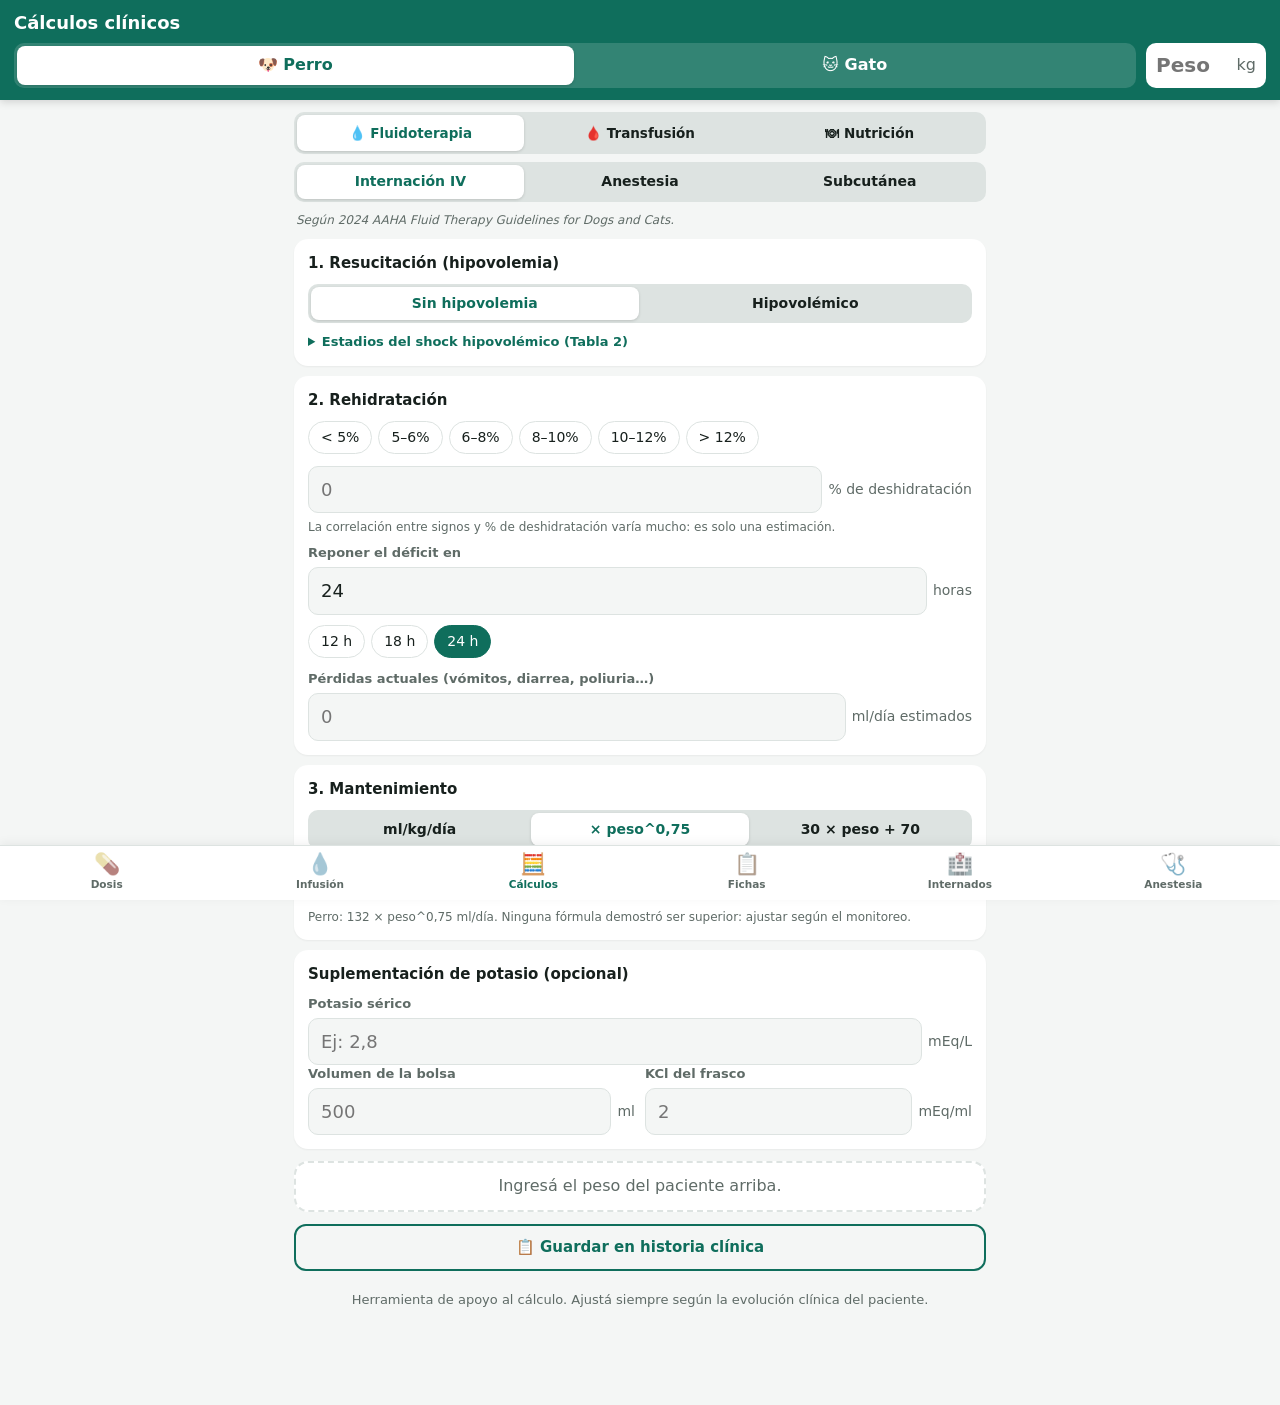
<file: app/src/main/assets/calculos.html>
<!doctype html>
<html lang="es">
<head>
<meta charset="utf-8">
<meta name="viewport" content="width=device-width, initial-scale=1, viewport-fit=cover">
<meta name="theme-color" content="#0f6e5c">
<title>Cálculos clínicos</title>
<link rel="stylesheet" href="styles.css">
</head>
<body>
<header class="top">
  <div class="brand">Cálculos clínicos</div>
  <div class="patient">
    <div class="seg" id="species">
      <button data-sp="p">🐶 Perro</button>
      <button data-sp="g">🐱 Gato</button>
    </div>
    <label class="weight"><input id="weight" inputmode="decimal" autocomplete="off" placeholder="Peso"><span>kg</span></label>
  </div>
</header>

<main>
  <div class="seg tabs" id="tool">
    <button data-t="fluidos">💧 Fluidoterapia</button>
    <button data-t="transfusion">🩸 Transfusión</button>
    <button data-t="nutricion">🍽 Nutrición</button>
  </div>

  <!-- ───────────── FLUIDOTERAPIA ───────────── -->
  <section id="t-fluidos" class="tool">
    <div class="seg small" id="f-modo">
      <button data-v="int">Internación IV</button>
      <button data-v="anes">Anestesia</button>
      <button data-v="sc">Subcutánea</button>
    </div>
    <div class="hint src">Según 2024 AAHA Fluid Therapy Guidelines for Dogs and Cats.</div>

    <div id="fm-int">
      <div class="card">
        <h4>1. Resucitación (hipovolemia)</h4>
        <div class="seg small" id="f-hipo">
          <button data-v="no">Sin hipovolemia</button>
          <button data-v="si">Hipovolémico</button>
        </div>
        <div id="f-bolo-wrap">
          <label class="lbl">Bolo de cristaloide isotónico tamponado</label>
          <div class="inrow"><input id="f-bolo" data-k="fBolo" inputmode="decimal"><span class="unit">ml/kg en 15 min</span></div>
          <div class="hint" id="f-bolo-hint"></div>
        </div>
        <details class="ref">
          <summary>Estadios del shock hipovolémico (Tabla 2)</summary>
          <p><b>Compensatorio.</b> Perro: FC normal o ↑, TLLC 1–2 s, mucosas normales o rojas, pulso saltón, PA normal o ↑, extremidades a temperatura normal. Gato: rara vez se reconoce (dura segundos a minutos).</p>
          <p><b>Descompensatorio temprano.</b> Perro: FC ↑, TLLC &gt; 2 s, mucosas pálidas a blancas, pulso débil, PA normal o ↓, extremidades frías. Gato: FC normal o ↓, TLLC &gt; 2 s, mucosas pálidas, pulso débil, PA baja, extremidades frías, hipotermia.</p>
          <p><b>Descompensatorio tardío.</b> Perro: FC normal o ↓, TLLC &gt; 2 s o ausente, mucosas blancas, pulso ausente, PA baja o no medible, extremidades frías. Gato: FC ↓, TLLC &gt; 2 s o ausente, mucosas blancas, pulso ausente, PA baja o no medible, hipotermia.</p>
          <p>En gatos el shock suele presentarse con la tríada bradicardia, hipotermia e hipotensión, y son más susceptibles a la sobrecarga con las mismas estrategias de resucitación que en perros (Tabla 6).</p>
        </details>
      </div>

      <div class="card">
        <h4>2. Rehidratación</h4>
        <div class="chips wrap" id="dh-chips"></div>
        <div class="inrow"><input id="f-dh" data-k="fDh" inputmode="decimal" placeholder="0"><span class="unit">% de deshidratación</span></div>
        <div class="hint" id="dh-desc"></div>
        <label class="lbl">Reponer el déficit en</label>
        <div class="inrow"><input id="f-h" data-k="fH" inputmode="decimal" placeholder="24"><span class="unit">horas</span></div>
        <div class="chips" id="h-chips"></div>
        <label class="lbl">Pérdidas actuales (vómitos, diarrea, poliuria…)</label>
        <div class="inrow"><input id="f-loss" data-k="fLoss" inputmode="decimal" placeholder="0"><span class="unit">ml/día estimados</span></div>
      </div>

      <div class="card">
        <h4>3. Mantenimiento</h4>
        <div class="seg small" id="f-mant">
          <button data-v="kg">ml/kg/día</button>
          <button data-v="aaha">× peso^0,75</button>
          <button data-v="lin">30 × peso + 70</button>
        </div>
        <div class="seg small" id="f-ped">
          <button data-v="no">Adulto</button>
          <button data-v="si">Pediátrico</button>
        </div>
        <div class="hint" id="f-mant-hint"></div>
      </div>

      <div class="card">
        <h4>Suplementación de potasio (opcional)</h4>
        <label class="lbl">Potasio sérico</label>
        <div class="inrow"><input data-k="fK" inputmode="decimal" placeholder="Ej: 2,8"><span class="unit">mEq/L</span></div>
        <div class="grid2">
          <label><span class="lbl">Volumen de la bolsa</span><div class="inrow"><input data-k="fBag" inputmode="decimal" placeholder="500"><span class="unit">ml</span></div></label>
          <label><span class="lbl">KCl del frasco</span><div class="inrow"><input data-k="fKcl" inputmode="decimal" placeholder="2"><span class="unit">mEq/ml</span></div></label>
        </div>
      </div>
    </div>

    <div id="fm-anes">
      <div class="card">
        <h4>Fluidos durante la anestesia</h4>
        <div class="hint">Cristaloide isotónico balanceado. Si el paciente está deshidratado, idealmente corregir el 80% del déficit en las 24 h previas.</div>
        <label class="lbl">Deshidratación previa (opcional)</label>
        <div class="inrow"><input data-k="fAnDh" inputmode="decimal" placeholder="0"><span class="unit">%</span></div>
      </div>
    </div>

    <div id="fm-sc">
      <div class="card">
        <h4>Fluidos subcutáneos</h4>
        <label class="lbl">Dosis</label>
        <div class="inrow"><input data-k="fSc" inputmode="decimal" placeholder="20"><span class="unit">ml/kg (20–30)</span></div>
        <label class="lbl">Frecuencia</label>
        <div class="seg small" id="f-scf">
          <button data-v="1">1 vez por día</button>
          <button data-v="2">2 veces por día</button>
        </div>
      </div>
    </div>

    <div id="r-fluidos"></div>
  </section>

  <!-- ───────────── TRANSFUSIÓN ───────────── -->
  <section id="t-transfusion" class="tool">
    <div class="card">
      <h4>Hemoderivado</h4>
      <div class="seg small" id="t-prod">
        <button data-v="se">Sangre entera</button>
        <button data-v="grc">Glóbulos rojos concentrados</button>
      </div>
      <label class="lbl">Hematocrito del receptor (actual)</label>
      <div class="inrow"><input id="t-hr" data-k="tHr" inputmode="decimal" placeholder="Ej: 12"><span class="unit">%</span></div>
      <label class="lbl">Hematocrito deseado</label>
      <div class="inrow"><input id="t-hd" data-k="tHd" inputmode="decimal" placeholder="Ej: 20"><span class="unit">%</span></div>
      <label class="lbl">Hematocrito del donante / de la unidad</label>
      <div class="inrow"><input id="t-hdon" data-k="tHdon" inputmode="decimal" placeholder="Ej: 45"><span class="unit">%</span></div>
      <label class="lbl">Volemia</label>
      <div class="inrow"><input id="t-bv" data-k="tBv" inputmode="decimal"><span class="unit">ml/kg</span></div>
      <div class="hint">Perro 90 ml/kg · gato 60 ml/kg.</div>
    </div>
    <div class="card">
      <h4>Velocidad</h4>
      <label class="lbl">Tiempo máximo para completar</label>
      <div class="inrow"><input id="t-tmax" data-k="tTmax" inputmode="decimal" placeholder="4"><span class="unit">horas</span></div>
      <label class="lbl">Riesgo de sobrecarga de volumen</label>
      <div class="seg small" id="t-risk">
        <button data-v="no">Normovolémico</button>
        <button data-v="si">Cardiópata / riesgo</button>
      </div>
      <label class="lbl">Equipo de transfusión</label>
      <div class="seg small" id="t-set">
        <button data-v="bomba">Bomba</button>
        <button data-v="10">10 gt/ml</button>
        <button data-v="15">15 gt/ml</button>
        <button data-v="20">20 gt/ml</button>
      </div>
    </div>
    <div id="r-transfusion"></div>
  </section>

  <!-- ───────────── NUTRICIÓN ───────────── -->
  <section id="t-nutricion" class="tool">
    <div class="hint src">Según Hand y col., Nutrición clínica en pequeños animales, 5ª ed.</div>
    <div class="card">
      <h4>Requerimiento energético diario (RED)</h4>
      <label class="lbl">Peso para el cálculo</label>
      <div class="inrow"><input id="n-w" data-k="nW" inputmode="decimal" placeholder="Peso actual"><span class="unit">kg</span></div>
      <div class="hint">Vacío = peso actual. Para aumento o pérdida de peso, poné el peso ideal.</div>
      <label class="lbl">Estado fisiológico</label>
      <select id="n-stage" class="full"></select>
      <div id="n-crias-wrap">
        <label class="lbl">Número de crías lactantes</label>
        <div class="inrow"><input data-k="nCrias" inputmode="decimal" placeholder="Ej: 4"><span class="unit">crías</span></div>
      </div>
      <div id="n-sem-wrap">
        <label class="lbl">Semana de lactancia</label>
        <div class="seg small" id="n-sem">
          <button data-v="1">1–2</button><button data-v="3">3</button><button data-v="4">4</button><button data-v="5">5</button><button data-v="6">6</button>
        </div>
      </div>
      <label class="lbl">Factor de corrección (RED = RER × FC)</label>
      <div class="inrow"><input id="n-f" data-k="nF" inputmode="decimal"><span class="unit">× RER</span></div>
      <div class="hint" id="n-f-hint"></div>
    </div>
    <div class="card">
      <h4>Alimento: análisis garantizado (tal cual)</h4>
      <div class="grid2">
        <label><span class="lbl">Proteína bruta</span><div class="inrow"><input data-k="nProt" inputmode="decimal" placeholder="22"><span class="unit">%</span></div></label>
        <label><span class="lbl">Extracto etéreo</span><div class="inrow"><input data-k="nFat" inputmode="decimal" placeholder="9"><span class="unit">%</span></div></label>
        <label><span class="lbl">Fibra bruta</span><div class="inrow"><input data-k="nFib" inputmode="decimal" placeholder="3"><span class="unit">%</span></div></label>
        <label><span class="lbl">Humedad</span><div class="inrow"><input data-k="nHum" inputmode="decimal" placeholder="10"><span class="unit">%</span></div></label>
        <label><span class="lbl">Cenizas</span><div class="inrow"><input data-k="nAsh" inputmode="decimal" placeholder="5"><span class="unit">%</span></div></label>
        <label><span class="lbl">Comidas por día</span><div class="inrow"><input data-k="nMeals" inputmode="decimal" placeholder="2"></div></label>
      </div>
      <label class="lbl">Fórmula</label>
      <div class="seg small" id="n-atw">
        <button data-v="mod">Atwater modificado</button>
        <button data-v="atw">Atwater</button>
      </div>
      <div class="hint" id="n-atw-hint"></div>
      <label class="lbl">Contenido calórico declarado en la etiqueta (opcional)</label>
      <div class="inrow"><input data-k="nKcalKg" inputmode="decimal" placeholder="Ej: 3600"><span class="unit">kcal EM/kg</span></div>
      <label class="lbl">Peso de la lata / sobre / taza (opcional)</label>
      <div class="inrow"><input data-k="nLata" inputmode="decimal" placeholder="Ej: 85"><span class="unit">g por unidad</span></div>
    </div>
    <div id="r-nutricion"></div>
  </section>

  <p class="disclaimer">Herramienta de apoyo al cálculo. Ajustá siempre según la evolución clínica del paciente.</p>
</main>

<script src="fichas/js/utils.js"></script>
<script src="fichas/js/db.js"></script>
<script src="fichas/js/ficha-fcv.js"></script>
<script src="registro.js"></script>
<script src="calculos.js"></script>
<script src="nav.js" data-active="calculos"></script>
</body>
</html>
</file>
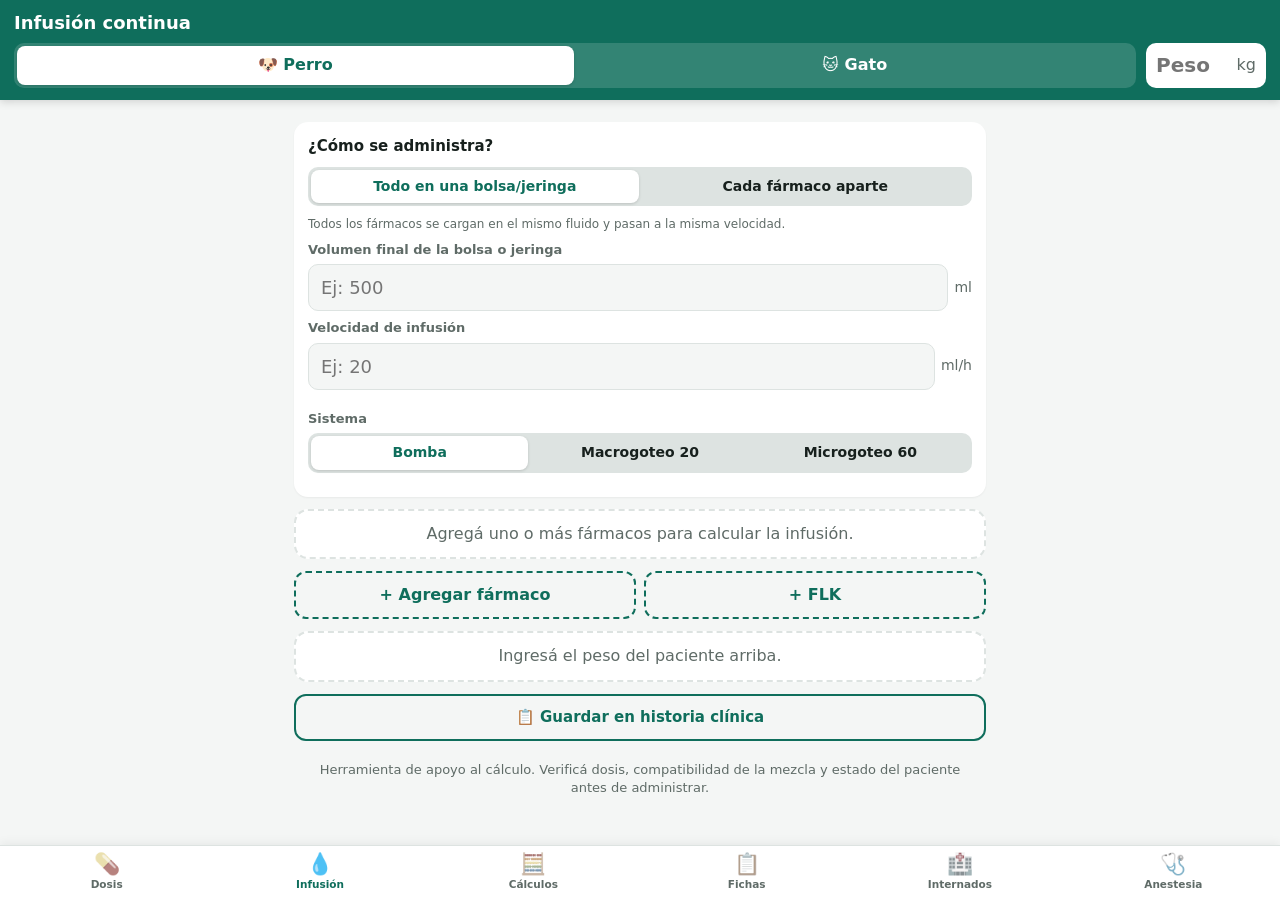
<file: app/src/main/assets/infusion.html>
<!doctype html>
<html lang="es">
<head>
<meta charset="utf-8">
<meta name="viewport" content="width=device-width, initial-scale=1, viewport-fit=cover">
<meta name="theme-color" content="#0f6e5c">
<title>Infusión continua</title>
<link rel="stylesheet" href="styles.css">
</head>
<body>
<header class="top">
  <div class="brand">Infusión continua</div>
  <div class="patient">
    <div class="seg" id="species">
      <button data-sp="p">🐶 Perro</button>
      <button data-sp="g">🐱 Gato</button>
    </div>
    <label class="weight"><input id="weight" inputmode="decimal" autocomplete="off" placeholder="Peso"><span>kg</span></label>
  </div>
</header>

<main id="cri">
  <div class="card">
    <h4>¿Cómo se administra?</h4>
    <div class="seg small" id="mode">
      <button data-m="mix">Todo en una bolsa/jeringa</button>
      <button data-m="sep">Cada fármaco aparte</button>
    </div>
    <div class="hint" id="mode-hint"></div>

    <label class="lbl">Volumen final de la bolsa o jeringa</label>
    <div class="inrow"><input id="vol" inputmode="decimal" placeholder="Ej: 500"><span class="unit">ml</span></div>

    <label class="lbl">Velocidad de infusión</label>
    <div class="inrow"><input id="rate" inputmode="decimal" placeholder="Ej: 20"><span class="unit">ml/h</span></div>
    <div class="chips" id="rate-chips"></div>

    <label class="lbl">Sistema</label>
    <div class="seg small" id="set">
      <button data-s="bomba">Bomba</button>
      <button data-s="20">Macrogoteo 20</button>
      <button data-s="60">Microgoteo 60</button>
    </div>
  </div>

  <div id="drugs"></div>
  <div class="addrow">
    <button class="addbtn" id="add-drug">+ Agregar fármaco</button>
    <button class="addbtn" id="add-flk">+ FLK</button>
  </div>

  <div id="result"></div>
  <p class="disclaimer">Herramienta de apoyo al cálculo. Verificá dosis, compatibilidad de la mezcla y estado del paciente antes de administrar.</p>
</main>

<script src="fichas/js/utils.js"></script>
<script src="fichas/js/db.js"></script>
<script src="fichas/js/ficha-fcv.js"></script>
<script src="registro.js"></script>
<script src="drugs.js"></script>
<script src="infusion.js"></script>
<script src="nav.js" data-active="infusion"></script>
</body>
</html>
</file>
<file: app/src/main/assets/styles.css>
:root {
  --bg: #f4f6f5;
  --card: #ffffff;
  --text: #17201d;
  --muted: #5f6b67;
  --line: #dde3e1;
  --accent: #0f6e5c;
  --accent-soft: #e1f2ee;
  --warn-bg: #fff4d6;
  --warn: #8a5a00;
  --bad-bg: #fde4e4;
  --bad: #a51d1d;
  --hl: #e8f6f2;
}
@media (prefers-color-scheme: dark) {
  :root {
    --bg: #101514;
    --card: #19211f;
    --text: #e7eeec;
    --muted: #9aa8a4;
    --line: #2b3633;
    --accent: #3fc1a3;
    --accent-soft: #1d3a33;
    --warn-bg: #3a2f12;
    --warn: #f3c969;
    --bad-bg: #3d1a1a;
    --bad: #ff8a8a;
    --hl: #17322c;
  }
}
* { box-sizing: border-box; -webkit-tap-highlight-color: transparent; }
html, body { margin: 0; background: var(--bg); color: var(--text); }
body { font: 16px/1.4 system-ui, -apple-system, Roboto, sans-serif; padding-bottom: 40px; }
button, input, select { font: inherit; color: inherit; }
[hidden] { display: none !important; }

.top {
  position: sticky; top: 0; z-index: 10;
  background: var(--accent); color: #fff;
  padding: calc(env(safe-area-inset-top) + 10px) 14px 12px;
  box-shadow: 0 2px 8px rgba(0,0,0,.15);
}
@media (prefers-color-scheme: dark) { .top { background: #0b3d33; } }
.brand { font-weight: 700; font-size: 18px; margin-bottom: 8px; }
.brand span { font-weight: 400; opacity: .8; font-size: 13px; }
.patient { display: flex; gap: 10px; align-items: stretch; }
.patient .seg { flex: 1; background: rgba(255,255,255,.15); }
.patient .seg button { color: #fff; }
.patient .seg button.on { background: #fff; color: #0f6e5c; }
.weight { display: flex; align-items: center; background: #fff; color: #17201d; border-radius: 10px; padding: 0 10px; width: 120px; }
.weight input { border: 0; outline: 0; width: 100%; font-size: 20px; font-weight: 700; background: transparent; color: #17201d; padding: 6px 0; }
.weight span { color: #5f6b67; }

main { padding: 12px 14px; max-width: 720px; margin: 0 auto; }

.seg { display: flex; border-radius: 10px; padding: 3px; gap: 3px; background: var(--line); }
.seg button { flex: 1; border: 0; background: transparent; border-radius: 8px; padding: 8px 6px; font-weight: 600; }
.seg button.on { background: var(--card); color: var(--accent); box-shadow: 0 1px 3px rgba(0,0,0,.15); }
.seg.small button { font-size: 14px; padding: 7px 4px; }
.seg.small { margin-bottom: 10px; }

#search { width: 100%; padding: 12px 14px; border: 1px solid var(--line); border-radius: 12px; background: var(--card); font-size: 16px; }
.chips { display: flex; gap: 6px; overflow-x: auto; padding: 10px 0 4px; scrollbar-width: none; }
.chips::-webkit-scrollbar { display: none; }
.chip { flex: none; border: 1px solid var(--line); background: var(--card); border-radius: 999px; padding: 6px 12px; font-size: 14px; }
.chip.on { background: var(--accent); border-color: var(--accent); color: #fff; }
@media (prefers-color-scheme: dark) { .chip.on { color: #0b2620; } }

.group { font-size: 13px; text-transform: uppercase; letter-spacing: .04em; color: var(--muted); margin: 18px 2px 6px; }
.drug { display: flex; flex-direction: column; align-items: flex-start; width: 100%; text-align: left; border: 0; background: var(--card); border-radius: 12px; padding: 11px 14px; margin-bottom: 6px; box-shadow: 0 1px 2px rgba(0,0,0,.05); }
.drug:active { background: var(--accent-soft); }
.dn { font-weight: 600; }
.ds { font-size: 13px; color: var(--muted); }
.bad { color: var(--bad); font-weight: 700; }
.empty, .disclaimer { color: var(--muted); font-size: 13px; text-align: center; margin: 20px 8px; }

.back { border: 0; background: transparent; color: var(--accent); font-weight: 600; padding: 4px 0; font-size: 16px; }
h2 { margin: 6px 0 12px; font-size: 22px; }
h4 { margin: 0 0 10px; font-size: 15px; }
.card { background: var(--card); border-radius: 14px; padding: 14px; margin: 10px 0; box-shadow: 0 1px 2px rgba(0,0,0,.05); }
.info { font-size: 14px; display: grid; gap: 4px; }
.info .note { color: var(--warn); }
.info .src { color: var(--muted); font-size: 12px; }

.lbl { display: block; font-size: 13px; color: var(--muted); margin: 8px 0 5px; font-weight: 600; }
.card .lbl:first-child { margin-top: 0; }
#d-presets { display: grid; gap: 6px; }
.preset { display: flex; flex-direction: column; align-items: flex-start; text-align: left; border: 2px solid var(--line); background: var(--card); border-radius: 12px; padding: 9px 12px; }
.preset.on { border-color: var(--accent); background: var(--accent-soft); }
.pl { font-weight: 600; font-size: 15px; }
.pr { font-size: 13px; color: var(--muted); }
.tag { display: inline-block; font-size: 10px; font-weight: 700; padding: 1px 6px; border-radius: 6px; background: var(--line); color: var(--muted); vertical-align: middle; }
.tag.cri { background: var(--accent); color: #fff; }

.inrow { display: flex; align-items: center; gap: 6px; }
.inrow input, select { min-width: 0; flex: 1; padding: 10px 12px; border: 1px solid var(--line); border-radius: 10px; background: var(--bg); font-size: 18px; }
select { flex: none; font-size: 16px; padding: 10px 8px; }
#d-dose > select { width: 100%; }
.inrow.conc input { flex: 1 1 60px; }
.unit { color: var(--muted); font-size: 14px; white-space: nowrap; }
input[type=range] { width: 100%; margin: 12px 0 0; accent-color: var(--accent); }
.rangeends { display: flex; justify-content: space-between; font-size: 12px; color: var(--muted); }
.hint { font-size: 12px; color: var(--muted); margin-top: 6px; }
.tierinfo { font-size: 18px; font-weight: 700; }

.result { background: var(--card); border: 2px solid var(--accent); border-radius: 14px; padding: 12px 14px; margin: 12px 0; }
.result.muted { border-style: dashed; border-color: var(--line); color: var(--muted); text-align: center; }
.rhead { font-size: 13px; color: var(--muted); margin-bottom: 6px; }
.kv { display: flex; justify-content: space-between; align-items: baseline; gap: 10px; padding: 6px 0; border-top: 1px solid var(--line); }
.kv:first-of-type { border-top: 0; }
.kv span { color: var(--muted); font-size: 14px; }
.kv b { text-align: right; }
.kv.big b { font-size: 20px; }
.kv.hl { background: var(--hl); margin: 4px -14px; padding: 10px 14px; border-top: 0; }
.kv.hl b { font-size: 26px; color: var(--accent); }
.kv.sub span, .kv.sub b { font-size: 13px; font-weight: 500; }
.kv.muted span { color: var(--muted); }
.alert { border-radius: 10px; padding: 9px 12px; margin: 6px 0; font-size: 14px; }
.alert.warn { background: var(--warn-bg); color: var(--warn); }
.alert.bad { background: var(--bad-bg); color: var(--bad); font-weight: 700; }


/* Infusión continua */
select.full, input.full { width: 100%; margin-bottom: 4px; }
input.full { padding: 10px 12px; border: 1px solid var(--line); border-radius: 10px; background: var(--bg); font-size: 16px; margin-top: 6px; }
.dhead { display: flex; justify-content: space-between; align-items: center; margin-bottom: 8px; }
.rm { border: 0; background: transparent; color: var(--bad); font-weight: 600; font-size: 14px; }
.addrow { display: flex; gap: 8px; margin: 4px 0 8px; }
.addbtn { flex: 1; border: 2px dashed var(--accent); background: transparent; color: var(--accent); border-radius: 12px; padding: 11px; font-weight: 600; }
.lbl .muted { font-weight: 400; }
.hint.warn { color: var(--warn); }
.sep { font-weight: 700; margin: 12px 0 2px; padding-top: 8px; border-top: 2px solid var(--line); }
#rate-chips { padding-top: 8px; }

/* Cálculos clínicos */
.seg.tabs { margin-bottom: 4px; }
.seg.tabs button { font-size: 13.5px; padding: 9px 2px; }
.chips.wrap { flex-wrap: wrap; overflow: visible; padding-top: 0; margin-bottom: 8px; }
.grid2 { display: grid; grid-template-columns: minmax(0, 1fr) minmax(0, 1fr); gap: 0 10px; }
.grid2 > label { min-width: 0; }
.grid2 .inrow input { width: 100%; }
.grid2 .lbl { margin-top: 8px; }
#n-stage { width: 100%; }
.hint.src { margin: 4px 2px 8px; font-style: italic; }
details.ref { margin-top: 10px; font-size: 13px; color: var(--muted); }
details.ref summary { color: var(--accent); font-weight: 600; cursor: pointer; }
details.ref p { margin: 6px 0; }
#f-modo { margin-top: 8px; }
.tag.doti { background: #e3ecfb; color: #2a4f9b; }
@media (prefers-color-scheme: dark) { .tag.doti { background: #1f2c48; color: #9db8f0; } }
details.drug-info { font-size: 14px; }
details.drug-info summary { font-weight: 600; color: var(--accent); cursor: pointer; }
details.drug-info > div, details.drug-info ul { margin-top: 6px; }
details.drug-info ul { padding-left: 18px; color: var(--warn); }
details.drug-info li { margin: 3px 0; }
</file>
<file: app/src/main/assets/fichas/css/styles.css>
/* styles.css — ajustes finos que Tailwind (vía CDN) no cubre: accordions,
   modo oscuro de inputs nativos, e impresión. */

html { -webkit-tap-highlight-color: transparent; }
body { -webkit-text-size-adjust: 100%; }

/* Accordion: rotar el indicador al abrir */
.ficha-accordion > summary { -webkit-appearance: none; appearance: none; }
.ficha-accordion > summary::-webkit-details-marker { display: none; }
.ficha-accordion[open] > summary .chevron { transform: rotate(180deg); }
.ficha-accordion .chevron { transition: transform .2s ease; display: inline-block; }

/* Inputs nativos (date/select) legibles en modo oscuro */
:root.dark input[type="date"],
:root.dark input[type="number"],
:root.dark select { color-scheme: dark; }

/* Evita doble scroll horizontal en pantallas angostas */
* { min-width: 0; }
input, select, textarea { font-size: 16px; } /* evita auto-zoom en iOS */

/* Impresión: esconder navegación y botones de acción, expandir accordions */
@media print {
  header, #btn-pdf, #btn-whatsapp, #btn-cloud-sync, #btn-finalizar,
  #btn-nuevo-paciente, #btn-nueva-consulta, #offline-badge, a[href^="#/"] {
    display: none !important;
  }
  .ficha-accordion { break-inside: avoid; border: 1px solid #ccc !important; }
  .ficha-accordion > summary .chevron { display: none; }
  body { background: #fff !important; color: #000 !important; }
  details > *:not(summary) { display: block !important; }
}

/* Scrollbar sutil para listas largas */
::-webkit-scrollbar { width: 8px; height: 8px; }
::-webkit-scrollbar-thumb { background: rgba(100,116,139,.35); border-radius: 8px; }
</file>
